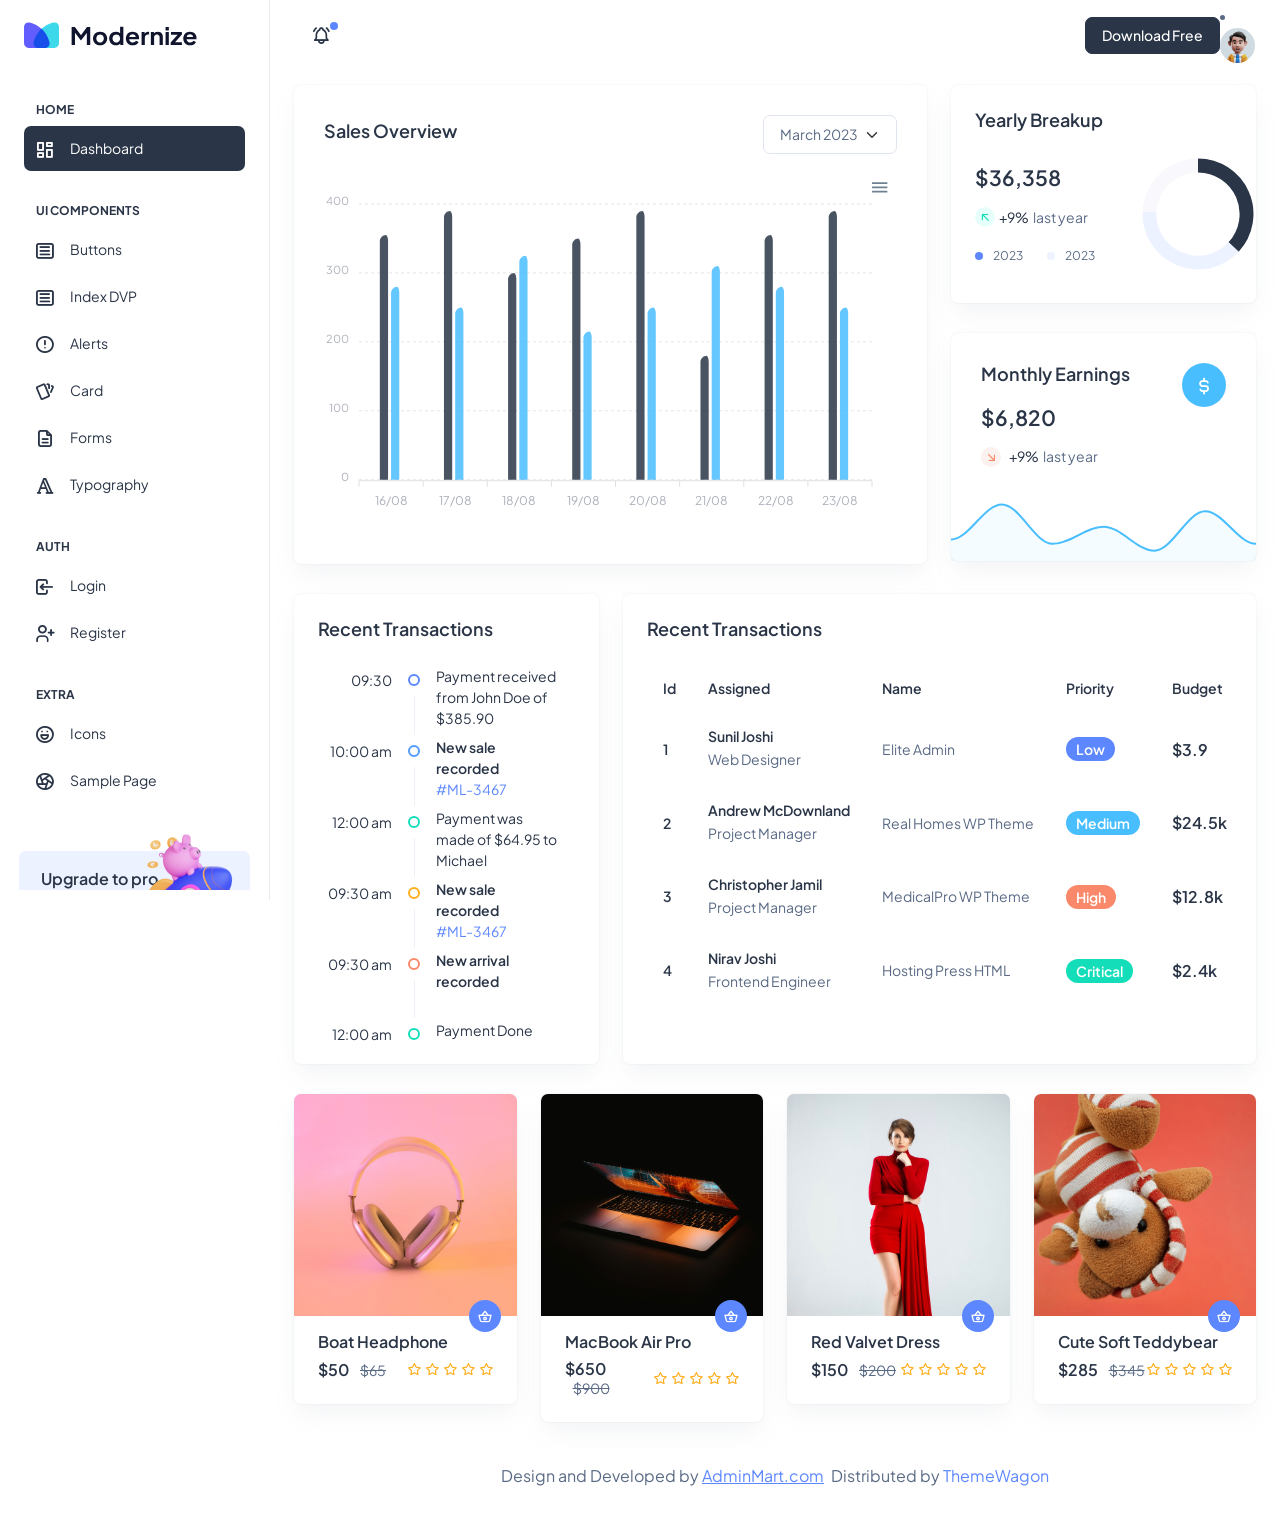
<file: DVP/Content/Modernize-1.0.0/src/html/index.html>
<!doctype html>
<html lang="en">

<head>
  <meta charset="utf-8">
  <meta name="viewport" content="width=device-width, initial-scale=1">
  <title>Modernize Free</title>
  <link rel="shortcut icon" type="image/png" href="../assets/images/logos/favicon.png" />
  <link rel="stylesheet" href="../assets/css/styles.min.css" />
</head>

<body>
  <!--  Body Wrapper -->
  <div class="page-wrapper" id="main-wrapper" data-layout="vertical" data-navbarbg="skin6" data-sidebartype="full"
    data-sidebar-position="fixed" data-header-position="fixed">
    <!-- Sidebar Start -->
    <aside class="left-sidebar">
      <!-- Sidebar scroll-->
      <div>
        <div class="brand-logo d-flex align-items-center justify-content-between">
          <a href="./index.html" class="text-nowrap logo-img">
            <img src="../assets/images/logos/dark-logo.svg" width="180" alt="" />
          </a>
          <div class="close-btn d-xl-none d-block sidebartoggler cursor-pointer" id="sidebarCollapse">
            <i class="ti ti-x fs-8"></i>
          </div>
        </div>
        <!-- Sidebar navigation-->
        <nav class="sidebar-nav scroll-sidebar" data-simplebar="">
          <ul id="sidebarnav">
            <li class="nav-small-cap">
              <i class="ti ti-dots nav-small-cap-icon fs-4"></i>
              <span class="hide-menu">Home</span>
            </li>
            <li class="sidebar-item">
              <a class="sidebar-link" href="./index.html" aria-expanded="false">
                <span>
                  <i class="ti ti-layout-dashboard"></i>
                </span>
                <span class="hide-menu">Dashboard</span>
              </a>
            </li>
            <li class="nav-small-cap">
              <i class="ti ti-dots nav-small-cap-icon fs-4"></i>
              <span class="hide-menu">UI COMPONENTS</span>
            </li>
            <li class="sidebar-item">
              <a class="sidebar-link" href="./ui-buttons.html" aria-expanded="false">
                <span>
                  <i class="ti ti-article"></i>
                </span>
                <span class="hide-menu">Buttons</span>
              </a>
            </li>
            <li class="sidebar-item">
              <a class="sidebar-link" href="./indexDVP.html" aria-expanded="false">
                <span>
                  <i class="ti ti-article"></i>
                </span>
                <span class="hide-menu">Index DVP</span>
              </a>
            </li>
            <li class="sidebar-item">
              <a class="sidebar-link" href="./ui-alerts.html" aria-expanded="false">
                <span>
                  <i class="ti ti-alert-circle"></i>
                </span>
                <span class="hide-menu">Alerts</span>
              </a>
            </li>
            <li class="sidebar-item">
              <a class="sidebar-link" href="./ui-card.html" aria-expanded="false">
                <span>
                  <i class="ti ti-cards"></i>
                </span>
                <span class="hide-menu">Card</span>
              </a>
            </li>
            <li class="sidebar-item">
              <a class="sidebar-link" href="./ui-forms.html" aria-expanded="false">
                <span>
                  <i class="ti ti-file-description"></i>
                </span>
                <span class="hide-menu">Forms</span>
              </a>
            </li>
            <li class="sidebar-item">
              <a class="sidebar-link" href="./ui-typography.html" aria-expanded="false">
                <span>
                  <i class="ti ti-typography"></i>
                </span>
                <span class="hide-menu">Typography</span>
              </a>
            </li>
            <li class="nav-small-cap">
              <i class="ti ti-dots nav-small-cap-icon fs-4"></i>
              <span class="hide-menu">AUTH</span>
            </li>
            <li class="sidebar-item">
              <a class="sidebar-link" href="./authentication-login.html" aria-expanded="false">
                <span>
                  <i class="ti ti-login"></i>
                </span>
                <span class="hide-menu">Login</span>
              </a>
            </li>
            <li class="sidebar-item">
              <a class="sidebar-link" href="./authentication-register.html" aria-expanded="false">
                <span>
                  <i class="ti ti-user-plus"></i>
                </span>
                <span class="hide-menu">Register</span>
              </a>
            </li>
            <li class="nav-small-cap">
              <i class="ti ti-dots nav-small-cap-icon fs-4"></i>
              <span class="hide-menu">EXTRA</span>
            </li>
            <li class="sidebar-item">
              <a class="sidebar-link" href="./icon-tabler.html" aria-expanded="false">
                <span>
                  <i class="ti ti-mood-happy"></i>
                </span>
                <span class="hide-menu">Icons</span>
              </a>
            </li>
            <li class="sidebar-item">
              <a class="sidebar-link" href="./sample-page.html" aria-expanded="false">
                <span>
                  <i class="ti ti-aperture"></i>
                </span>
                <span class="hide-menu">Sample Page</span>
              </a>
            </li>
          </ul>
          <div class="unlimited-access hide-menu bg-light-primary position-relative mb-7 mt-5 rounded">
            <div class="d-flex">
              <div class="unlimited-access-title me-3">
                <h6 class="fw-semibold fs-4 mb-6 text-dark w-85">Upgrade to pro</h6>
                <a href="https://adminmart.com/product/modernize-bootstrap-5-admin-template/" target="_blank" class="btn btn-primary fs-2 fw-semibold lh-sm">Buy Pro</a>
              </div>
              <div class="unlimited-access-img">
                <img src="../assets/images/backgrounds/rocket.png" alt="" class="img-fluid">
              </div>
            </div>
          </div>
        </nav>
        <!-- End Sidebar navigation -->
      </div>
      <!-- End Sidebar scroll-->
    </aside>
    <!--  Sidebar End -->
    <!--  Main wrapper -->
    <div class="body-wrapper">
      <!--  Header Start -->
      <header class="app-header">
        <nav class="navbar navbar-expand-lg navbar-light">
          <ul class="navbar-nav">
            <li class="nav-item d-block d-xl-none">
              <a class="nav-link sidebartoggler nav-icon-hover" id="headerCollapse" href="javascript:void(0)">
                <i class="ti ti-menu-2"></i>
              </a>
            </li>
            <li class="nav-item">
              <a class="nav-link nav-icon-hover" href="javascript:void(0)">
                <i class="ti ti-bell-ringing"></i>
                <div class="notification bg-primary rounded-circle"></div>
              </a>
            </li>
          </ul>
          <div class="navbar-collapse justify-content-end px-0" id="navbarNav">
              <a href="https://adminmart.com/product/modernize-free-bootstrap-admin-dashboard/" target="_blank" class="btn btn-primary">Download Free</a>
              <li class="nav-item dropdown">
                <a class="nav-link nav-icon-hover" href="javascript:void(0)" id="drop2" data-bs-toggle="dropdown"
                  aria-expanded="false">
                  <img src="../assets/images/profile/user-1.jpg" alt="" width="35" height="35" class="rounded-circle">
                </a>
                <div class="dropdown-menu dropdown-menu-end dropdown-menu-animate-up" aria-labelledby="drop2">
                  <div class="message-body">
                    <a href="javascript:void(0)" class="d-flex align-items-center gap-2 dropdown-item">
                      <i class="ti ti-user fs-6"></i>
                      <p class="mb-0 fs-3">My Profile</p>
                    </a>
                    <a href="javascript:void(0)" class="d-flex align-items-center gap-2 dropdown-item">
                      <i class="ti ti-mail fs-6"></i>
                      <p class="mb-0 fs-3">My Account</p>
                    </a>
                    <a href="javascript:void(0)" class="d-flex align-items-center gap-2 dropdown-item">
                      <i class="ti ti-list-check fs-6"></i>
                      <p class="mb-0 fs-3">My Task</p>
                    </a>
                    <a href="./authentication-login.html" class="btn btn-outline-primary mx-3 mt-2 d-block">Logout</a>
                  </div>
                </div>
              </li>
          </div>
        </nav>
      </header>
      <!--  Header End -->
      <div class="container-fluid">
        <!--  Row 1 -->
        <div class="row">
          <div class="col-lg-8 d-flex align-items-strech">
            <div class="card w-100">
              <div class="card-body">
                <div class="d-sm-flex d-block align-items-center justify-content-between mb-9">
                  <div class="mb-3 mb-sm-0">
                    <h5 class="card-title fw-semibold">Sales Overview</h5>
                  </div>
                  <div>
                    <select class="form-select">
                      <option value="1">March 2023</option>
                      <option value="2">April 2023</option>
                      <option value="3">May 2023</option>
                      <option value="4">June 2023</option>
                    </select>
                  </div>
                </div>
                <div id="chart"></div>
              </div>
            </div>
          </div>
          <div class="col-lg-4">
            <div class="row">
              <div class="col-lg-12">
                <!-- Yearly Breakup -->
                <div class="card overflow-hidden">
                  <div class="card-body p-4">
                    <h5 class="card-title mb-9 fw-semibold">Yearly Breakup</h5>
                    <div class="row align-items-center">
                      <div class="col-8">
                        <h4 class="fw-semibold mb-3">$36,358</h4>
                        <div class="d-flex align-items-center mb-3">
                          <span
                            class="me-1 rounded-circle bg-light-success round-20 d-flex align-items-center justify-content-center">
                            <i class="ti ti-arrow-up-left text-success"></i>
                          </span>
                          <p class="text-dark me-1 fs-3 mb-0">+9%</p>
                          <p class="fs-3 mb-0">last year</p>
                        </div>
                        <div class="d-flex align-items-center">
                          <div class="me-4">
                            <span class="round-8 bg-primary rounded-circle me-2 d-inline-block"></span>
                            <span class="fs-2">2023</span>
                          </div>
                          <div>
                            <span class="round-8 bg-light-primary rounded-circle me-2 d-inline-block"></span>
                            <span class="fs-2">2023</span>
                          </div>
                        </div>
                      </div>
                      <div class="col-4">
                        <div class="d-flex justify-content-center">
                          <div id="breakup"></div>
                        </div>
                      </div>
                    </div>
                  </div>
                </div>
              </div>
              <div class="col-lg-12">
                <!-- Monthly Earnings -->
                <div class="card">
                  <div class="card-body">
                    <div class="row alig n-items-start">
                      <div class="col-8">
                        <h5 class="card-title mb-9 fw-semibold"> Monthly Earnings </h5>
                        <h4 class="fw-semibold mb-3">$6,820</h4>
                        <div class="d-flex align-items-center pb-1">
                          <span
                            class="me-2 rounded-circle bg-light-danger round-20 d-flex align-items-center justify-content-center">
                            <i class="ti ti-arrow-down-right text-danger"></i>
                          </span>
                          <p class="text-dark me-1 fs-3 mb-0">+9%</p>
                          <p class="fs-3 mb-0">last year</p>
                        </div>
                      </div>
                      <div class="col-4">
                        <div class="d-flex justify-content-end">
                          <div
                            class="text-white bg-secondary rounded-circle p-6 d-flex align-items-center justify-content-center">
                            <i class="ti ti-currency-dollar fs-6"></i>
                          </div>
                        </div>
                      </div>
                    </div>
                  </div>
                  <div id="earning"></div>
                </div>
              </div>
            </div>
          </div>
        </div>
        <div class="row">
          <div class="col-lg-4 d-flex align-items-stretch">
            <div class="card w-100">
              <div class="card-body p-4">
                <div class="mb-4">
                  <h5 class="card-title fw-semibold">Recent Transactions</h5>
                </div>
                <ul class="timeline-widget mb-0 position-relative mb-n5">
                  <li class="timeline-item d-flex position-relative overflow-hidden">
                    <div class="timeline-time text-dark flex-shrink-0 text-end">09:30</div>
                    <div class="timeline-badge-wrap d-flex flex-column align-items-center">
                      <span class="timeline-badge border-2 border border-primary flex-shrink-0 my-8"></span>
                      <span class="timeline-badge-border d-block flex-shrink-0"></span>
                    </div>
                    <div class="timeline-desc fs-3 text-dark mt-n1">Payment received from John Doe of $385.90</div>
                  </li>
                  <li class="timeline-item d-flex position-relative overflow-hidden">
                    <div class="timeline-time text-dark flex-shrink-0 text-end">10:00 am</div>
                    <div class="timeline-badge-wrap d-flex flex-column align-items-center">
                      <span class="timeline-badge border-2 border border-info flex-shrink-0 my-8"></span>
                      <span class="timeline-badge-border d-block flex-shrink-0"></span>
                    </div>
                    <div class="timeline-desc fs-3 text-dark mt-n1 fw-semibold">New sale recorded <a
                        href="javascript:void(0)" class="text-primary d-block fw-normal">#ML-3467</a>
                    </div>
                  </li>
                  <li class="timeline-item d-flex position-relative overflow-hidden">
                    <div class="timeline-time text-dark flex-shrink-0 text-end">12:00 am</div>
                    <div class="timeline-badge-wrap d-flex flex-column align-items-center">
                      <span class="timeline-badge border-2 border border-success flex-shrink-0 my-8"></span>
                      <span class="timeline-badge-border d-block flex-shrink-0"></span>
                    </div>
                    <div class="timeline-desc fs-3 text-dark mt-n1">Payment was made of $64.95 to Michael</div>
                  </li>
                  <li class="timeline-item d-flex position-relative overflow-hidden">
                    <div class="timeline-time text-dark flex-shrink-0 text-end">09:30 am</div>
                    <div class="timeline-badge-wrap d-flex flex-column align-items-center">
                      <span class="timeline-badge border-2 border border-warning flex-shrink-0 my-8"></span>
                      <span class="timeline-badge-border d-block flex-shrink-0"></span>
                    </div>
                    <div class="timeline-desc fs-3 text-dark mt-n1 fw-semibold">New sale recorded <a
                        href="javascript:void(0)" class="text-primary d-block fw-normal">#ML-3467</a>
                    </div>
                  </li>
                  <li class="timeline-item d-flex position-relative overflow-hidden">
                    <div class="timeline-time text-dark flex-shrink-0 text-end">09:30 am</div>
                    <div class="timeline-badge-wrap d-flex flex-column align-items-center">
                      <span class="timeline-badge border-2 border border-danger flex-shrink-0 my-8"></span>
                      <span class="timeline-badge-border d-block flex-shrink-0"></span>
                    </div>
                    <div class="timeline-desc fs-3 text-dark mt-n1 fw-semibold">New arrival recorded 
                    </div>
                  </li>
                  <li class="timeline-item d-flex position-relative overflow-hidden">
                    <div class="timeline-time text-dark flex-shrink-0 text-end">12:00 am</div>
                    <div class="timeline-badge-wrap d-flex flex-column align-items-center">
                      <span class="timeline-badge border-2 border border-success flex-shrink-0 my-8"></span>
                    </div>
                    <div class="timeline-desc fs-3 text-dark mt-n1">Payment Done</div>
                  </li>
                </ul>
              </div>
            </div>
          </div>
          <div class="col-lg-8 d-flex align-items-stretch">
            <div class="card w-100">
              <div class="card-body p-4">
                <h5 class="card-title fw-semibold mb-4">Recent Transactions</h5>
                <div class="table-responsive">
                  <table class="table text-nowrap mb-0 align-middle">
                    <thead class="text-dark fs-4">
                      <tr>
                        <th class="border-bottom-0">
                          <h6 class="fw-semibold mb-0">Id</h6>
                        </th>
                        <th class="border-bottom-0">
                          <h6 class="fw-semibold mb-0">Assigned</h6>
                        </th>
                        <th class="border-bottom-0">
                          <h6 class="fw-semibold mb-0">Name</h6>
                        </th>
                        <th class="border-bottom-0">
                          <h6 class="fw-semibold mb-0">Priority</h6>
                        </th>
                        <th class="border-bottom-0">
                          <h6 class="fw-semibold mb-0">Budget</h6>
                        </th>
                      </tr>
                    </thead>
                    <tbody>
                      <tr>
                        <td class="border-bottom-0"><h6 class="fw-semibold mb-0">1</h6></td>
                        <td class="border-bottom-0">
                            <h6 class="fw-semibold mb-1">Sunil Joshi</h6>
                            <span class="fw-normal">Web Designer</span>                          
                        </td>
                        <td class="border-bottom-0">
                          <p class="mb-0 fw-normal">Elite Admin</p>
                        </td>
                        <td class="border-bottom-0">
                          <div class="d-flex align-items-center gap-2">
                            <span class="badge bg-primary rounded-3 fw-semibold">Low</span>
                          </div>
                        </td>
                        <td class="border-bottom-0">
                          <h6 class="fw-semibold mb-0 fs-4">$3.9</h6>
                        </td>
                      </tr> 
                      <tr>
                        <td class="border-bottom-0"><h6 class="fw-semibold mb-0">2</h6></td>
                        <td class="border-bottom-0">
                            <h6 class="fw-semibold mb-1">Andrew McDownland</h6>
                            <span class="fw-normal">Project Manager</span>                          
                        </td>
                        <td class="border-bottom-0">
                          <p class="mb-0 fw-normal">Real Homes WP Theme</p>
                        </td>
                        <td class="border-bottom-0">
                          <div class="d-flex align-items-center gap-2">
                            <span class="badge bg-secondary rounded-3 fw-semibold">Medium</span>
                          </div>
                        </td>
                        <td class="border-bottom-0">
                          <h6 class="fw-semibold mb-0 fs-4">$24.5k</h6>
                        </td>
                      </tr> 
                      <tr>
                        <td class="border-bottom-0"><h6 class="fw-semibold mb-0">3</h6></td>
                        <td class="border-bottom-0">
                            <h6 class="fw-semibold mb-1">Christopher Jamil</h6>
                            <span class="fw-normal">Project Manager</span>                          
                        </td>
                        <td class="border-bottom-0">
                          <p class="mb-0 fw-normal">MedicalPro WP Theme</p>
                        </td>
                        <td class="border-bottom-0">
                          <div class="d-flex align-items-center gap-2">
                            <span class="badge bg-danger rounded-3 fw-semibold">High</span>
                          </div>
                        </td>
                        <td class="border-bottom-0">
                          <h6 class="fw-semibold mb-0 fs-4">$12.8k</h6>
                        </td>
                      </tr>      
                      <tr>
                        <td class="border-bottom-0"><h6 class="fw-semibold mb-0">4</h6></td>
                        <td class="border-bottom-0">
                            <h6 class="fw-semibold mb-1">Nirav Joshi</h6>
                            <span class="fw-normal">Frontend Engineer</span>                          
                        </td>
                        <td class="border-bottom-0">
                          <p class="mb-0 fw-normal">Hosting Press HTML</p>
                        </td>
                        <td class="border-bottom-0">
                          <div class="d-flex align-items-center gap-2">
                            <span class="badge bg-success rounded-3 fw-semibold">Critical</span>
                          </div>
                        </td>
                        <td class="border-bottom-0">
                          <h6 class="fw-semibold mb-0 fs-4">$2.4k</h6>
                        </td>
                      </tr>                       
                    </tbody>
                  </table>
                </div>
              </div>
            </div>
          </div>
        </div>
        <div class="row">
          <div class="col-sm-6 col-xl-3">
            <div class="card overflow-hidden rounded-2">
              <div class="position-relative">
                <a href="javascript:void(0)"><img src="../assets/images/products/s4.jpg" class="card-img-top rounded-0" alt="..."></a>
                <a href="javascript:void(0)" class="bg-primary rounded-circle p-2 text-white d-inline-flex position-absolute bottom-0 end-0 mb-n3 me-3" data-bs-toggle="tooltip" data-bs-placement="top" data-bs-title="Add To Cart"><i class="ti ti-basket fs-4"></i></a>                      </div>
              <div class="card-body pt-3 p-4">
                <h6 class="fw-semibold fs-4">Boat Headphone</h6>
                <div class="d-flex align-items-center justify-content-between">
                  <h6 class="fw-semibold fs-4 mb-0">$50 <span class="ms-2 fw-normal text-muted fs-3"><del>$65</del></span></h6>
                  <ul class="list-unstyled d-flex align-items-center mb-0">
                    <li><a class="me-1" href="javascript:void(0)"><i class="ti ti-star text-warning"></i></a></li>
                    <li><a class="me-1" href="javascript:void(0)"><i class="ti ti-star text-warning"></i></a></li>
                    <li><a class="me-1" href="javascript:void(0)"><i class="ti ti-star text-warning"></i></a></li>
                    <li><a class="me-1" href="javascript:void(0)"><i class="ti ti-star text-warning"></i></a></li>
                    <li><a class="" href="javascript:void(0)"><i class="ti ti-star text-warning"></i></a></li>
                  </ul>
                </div>
              </div>
            </div>
          </div>
          <div class="col-sm-6 col-xl-3">
            <div class="card overflow-hidden rounded-2">
              <div class="position-relative">
                <a href="javascript:void(0)"><img src="../assets/images/products/s5.jpg" class="card-img-top rounded-0" alt="..."></a>
                <a href="javascript:void(0)" class="bg-primary rounded-circle p-2 text-white d-inline-flex position-absolute bottom-0 end-0 mb-n3 me-3" data-bs-toggle="tooltip" data-bs-placement="top" data-bs-title="Add To Cart"><i class="ti ti-basket fs-4"></i></a>                      </div>
              <div class="card-body pt-3 p-4">
                <h6 class="fw-semibold fs-4">MacBook Air Pro</h6>
                <div class="d-flex align-items-center justify-content-between">
                  <h6 class="fw-semibold fs-4 mb-0">$650 <span class="ms-2 fw-normal text-muted fs-3"><del>$900</del></span></h6>
                  <ul class="list-unstyled d-flex align-items-center mb-0">
                    <li><a class="me-1" href="javascript:void(0)"><i class="ti ti-star text-warning"></i></a></li>
                    <li><a class="me-1" href="javascript:void(0)"><i class="ti ti-star text-warning"></i></a></li>
                    <li><a class="me-1" href="javascript:void(0)"><i class="ti ti-star text-warning"></i></a></li>
                    <li><a class="me-1" href="javascript:void(0)"><i class="ti ti-star text-warning"></i></a></li>
                    <li><a class="" href="javascript:void(0)"><i class="ti ti-star text-warning"></i></a></li>
                  </ul>
                </div>
              </div>
            </div>
          </div>
          <div class="col-sm-6 col-xl-3">
            <div class="card overflow-hidden rounded-2">
              <div class="position-relative">
                <a href="javascript:void(0)"><img src="../assets/images/products/s7.jpg" class="card-img-top rounded-0" alt="..."></a>
                <a href="javascript:void(0)" class="bg-primary rounded-circle p-2 text-white d-inline-flex position-absolute bottom-0 end-0 mb-n3 me-3" data-bs-toggle="tooltip" data-bs-placement="top" data-bs-title="Add To Cart"><i class="ti ti-basket fs-4"></i></a>                      </div>
              <div class="card-body pt-3 p-4">
                <h6 class="fw-semibold fs-4">Red Valvet Dress</h6>
                <div class="d-flex align-items-center justify-content-between">
                  <h6 class="fw-semibold fs-4 mb-0">$150 <span class="ms-2 fw-normal text-muted fs-3"><del>$200</del></span></h6>
                  <ul class="list-unstyled d-flex align-items-center mb-0">
                    <li><a class="me-1" href="javascript:void(0)"><i class="ti ti-star text-warning"></i></a></li>
                    <li><a class="me-1" href="javascript:void(0)"><i class="ti ti-star text-warning"></i></a></li>
                    <li><a class="me-1" href="javascript:void(0)"><i class="ti ti-star text-warning"></i></a></li>
                    <li><a class="me-1" href="javascript:void(0)"><i class="ti ti-star text-warning"></i></a></li>
                    <li><a class="" href="javascript:void(0)"><i class="ti ti-star text-warning"></i></a></li>
                  </ul>
                </div>
              </div>
            </div>
          </div>
          <div class="col-sm-6 col-xl-3">
            <div class="card overflow-hidden rounded-2">
              <div class="position-relative">
                <a href="javascript:void(0)"><img src="../assets/images/products/s11.jpg" class="card-img-top rounded-0" alt="..."></a>
                <a href="javascript:void(0)" class="bg-primary rounded-circle p-2 text-white d-inline-flex position-absolute bottom-0 end-0 mb-n3 me-3" data-bs-toggle="tooltip" data-bs-placement="top" data-bs-title="Add To Cart"><i class="ti ti-basket fs-4"></i></a>                      </div>
              <div class="card-body pt-3 p-4">
                <h6 class="fw-semibold fs-4">Cute Soft Teddybear</h6>
                <div class="d-flex align-items-center justify-content-between">
                  <h6 class="fw-semibold fs-4 mb-0">$285 <span class="ms-2 fw-normal text-muted fs-3"><del>$345</del></span></h6>
                  <ul class="list-unstyled d-flex align-items-center mb-0">
                    <li><a class="me-1" href="javascript:void(0)"><i class="ti ti-star text-warning"></i></a></li>
                    <li><a class="me-1" href="javascript:void(0)"><i class="ti ti-star text-warning"></i></a></li>
                    <li><a class="me-1" href="javascript:void(0)"><i class="ti ti-star text-warning"></i></a></li>
                    <li><a class="me-1" href="javascript:void(0)"><i class="ti ti-star text-warning"></i></a></li>
                    <li><a class="" href="javascript:void(0)"><i class="ti ti-star text-warning"></i></a></li>
                  </ul>
                </div>
              </div>
            </div>
          </div>
        </div>
        <div class="py-6 px-6 text-center">
          <p class="mb-0 fs-4">Design and Developed by <a href="https://adminmart.com/" target="_blank" class="pe-1 text-primary text-decoration-underline">AdminMart.com</a> Distributed by <a href="https://themewagon.com">ThemeWagon</a></p>
        </div>
      </div>
    </div>
  </div>
  <script src="../assets/libs/jquery/dist/jquery.min.js"></script>
  <script src="../assets/libs/bootstrap/dist/js/bootstrap.bundle.min.js"></script>
  <script src="../assets/js/sidebarmenu.js"></script>
  <script src="../assets/js/app.min.js"></script>
  <script src="../assets/libs/apexcharts/dist/apexcharts.min.js"></script>
  <script src="../assets/libs/simplebar/dist/simplebar.js"></script>
  <script src="../assets/js/dashboard.js"></script>
</body>

</html>
</file>
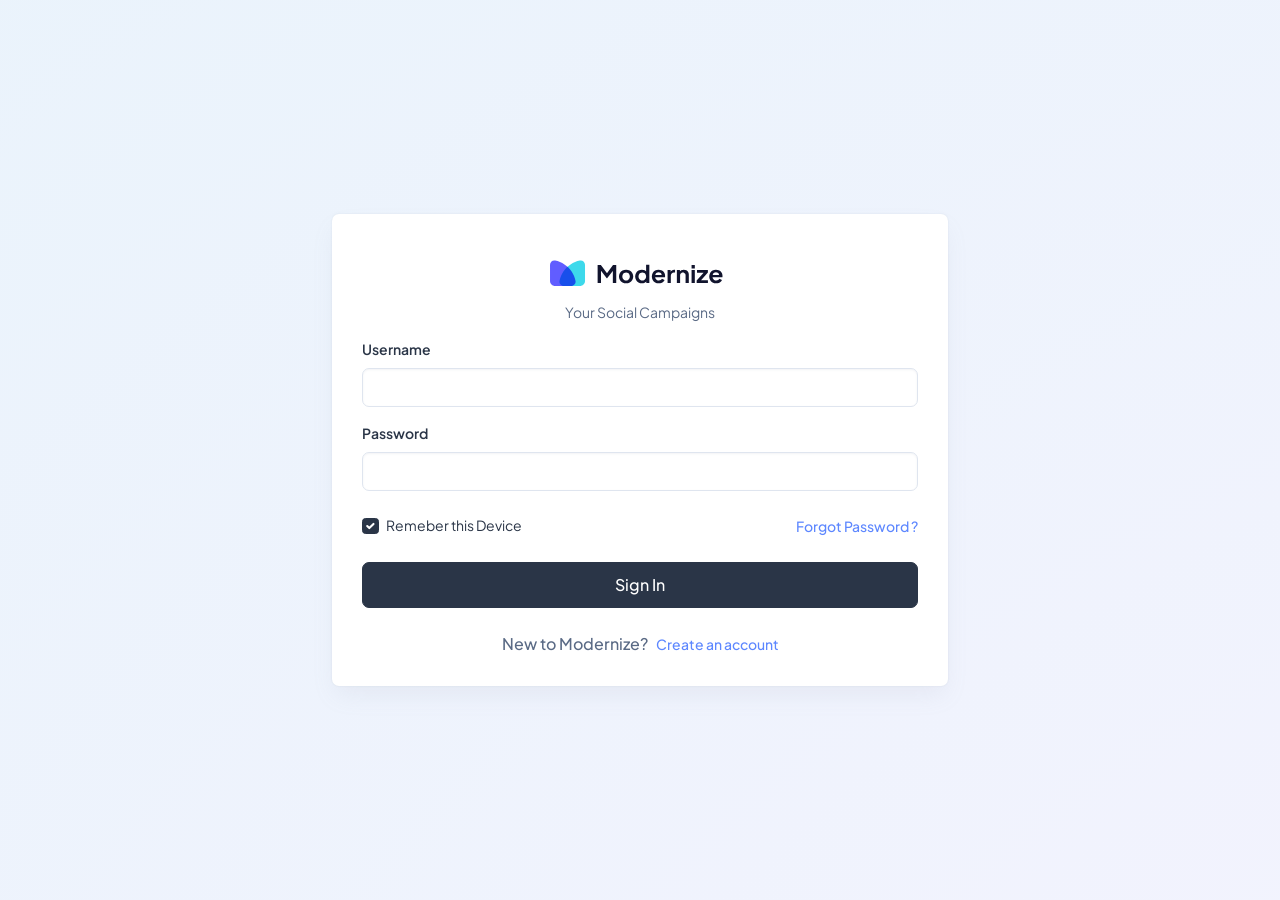
<file: DVP/Content/Modernize-1.0.0/src/html/authentication-login.html>
<!doctype html>
<html lang="en">

<head>
  <meta charset="utf-8">
  <meta name="viewport" content="width=device-width, initial-scale=1">
  <title>Modernize Free</title>
  <link rel="shortcut icon" type="image/png" href="../assets/images/logos/favicon.png" />
  <link rel="stylesheet" href="../assets/css/styles.min.css" />
</head>

<body>
  <!--  Body Wrapper -->
  <div class="page-wrapper" id="main-wrapper" data-layout="vertical" data-navbarbg="skin6" data-sidebartype="full"
    data-sidebar-position="fixed" data-header-position="fixed">
    <div
      class="position-relative overflow-hidden radial-gradient min-vh-100 d-flex align-items-center justify-content-center">
      <div class="d-flex align-items-center justify-content-center w-100">
        <div class="row justify-content-center w-100">
          <div class="col-md-8 col-lg-6 col-xxl-3">
            <div class="card mb-0">
              <div class="card-body">
                <a href="./index.html" class="text-nowrap logo-img text-center d-block py-3 w-100">
                  <img src="../assets/images/logos/dark-logo.svg" width="180" alt="">
                </a>
                <p class="text-center">Your Social Campaigns</p>
                <form>
                  <div class="mb-3">
                    <label for="exampleInputEmail1" class="form-label">Username</label>
                    <input type="email" class="form-control" id="exampleInputEmail1" aria-describedby="emailHelp">
                  </div>
                  <div class="mb-4">
                    <label for="exampleInputPassword1" class="form-label">Password</label>
                    <input type="password" class="form-control" id="exampleInputPassword1">
                  </div>
                  <div class="d-flex align-items-center justify-content-between mb-4">
                    <div class="form-check">
                      <input class="form-check-input primary" type="checkbox" value="" id="flexCheckChecked" checked>
                      <label class="form-check-label text-dark" for="flexCheckChecked">
                        Remeber this Device
                      </label>
                    </div>
                    <a class="text-primary fw-bold" href="./index.html">Forgot Password ?</a>
                  </div>
                  <a href="./index.html" class="btn btn-primary w-100 py-8 fs-4 mb-4 rounded-2">Sign In</a>
                  <div class="d-flex align-items-center justify-content-center">
                    <p class="fs-4 mb-0 fw-bold">New to Modernize?</p>
                    <a class="text-primary fw-bold ms-2" href="./authentication-register.html">Create an account</a>
                  </div>
                </form>
              </div>
            </div>
          </div>
        </div>
      </div>
    </div>
  </div>
  <script src="../assets/libs/jquery/dist/jquery.min.js"></script>
  <script src="../assets/libs/bootstrap/dist/js/bootstrap.bundle.min.js"></script>
</body>

</html>
</file>
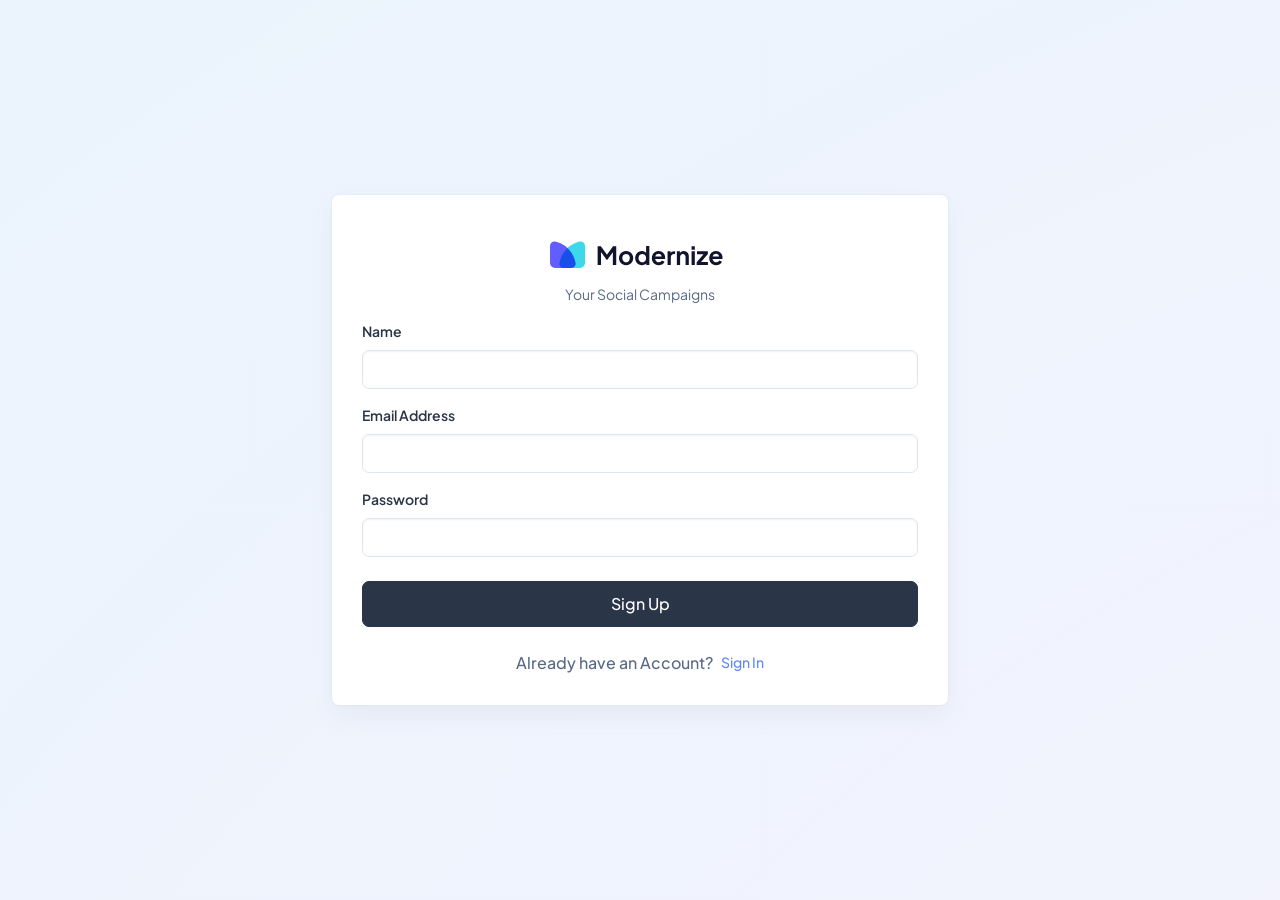
<file: DVP/Content/Modernize-1.0.0/src/html/authentication-register.html>
<!doctype html>
<html lang="en">

<head>
  <meta charset="utf-8">
  <meta name="viewport" content="width=device-width, initial-scale=1">
  <title>Modernize Free</title>
  <link rel="shortcut icon" type="image/png" href="../assets/images/logos/favicon.png" />
  <link rel="stylesheet" href="../assets/css/styles.min.css" />
</head>

<body>
  <!--  Body Wrapper -->
  <div class="page-wrapper" id="main-wrapper" data-layout="vertical" data-navbarbg="skin6" data-sidebartype="full"
    data-sidebar-position="fixed" data-header-position="fixed">
    <div
      class="position-relative overflow-hidden radial-gradient min-vh-100 d-flex align-items-center justify-content-center">
      <div class="d-flex align-items-center justify-content-center w-100">
        <div class="row justify-content-center w-100">
          <div class="col-md-8 col-lg-6 col-xxl-3">
            <div class="card mb-0">
              <div class="card-body">
                <a href="./index.html" class="text-nowrap logo-img text-center d-block py-3 w-100">
                  <img src="../assets/images/logos/dark-logo.svg" width="180" alt="">
                </a>
                <p class="text-center">Your Social Campaigns</p>
                <form>
                  <div class="mb-3">
                    <label for="exampleInputtext1" class="form-label">Name</label>
                    <input type="text" class="form-control" id="exampleInputtext1" aria-describedby="textHelp">
                  </div>
                  <div class="mb-3">
                    <label for="exampleInputEmail1" class="form-label">Email Address</label>
                    <input type="email" class="form-control" id="exampleInputEmail1" aria-describedby="emailHelp">
                  </div>
                  <div class="mb-4">
                    <label for="exampleInputPassword1" class="form-label">Password</label>
                    <input type="password" class="form-control" id="exampleInputPassword1">
                  </div>
                  <a href="./index.html" class="btn btn-primary w-100 py-8 fs-4 mb-4 rounded-2">Sign Up</a>
                  <div class="d-flex align-items-center justify-content-center">
                    <p class="fs-4 mb-0 fw-bold">Already have an Account?</p>
                    <a class="text-primary fw-bold ms-2" href="./authentication-login.html">Sign In</a>
                  </div>
                </form>
              </div>
            </div>
          </div>
        </div>
      </div>
    </div>
  </div>
  <script src="../assets/libs/jquery/dist/jquery.min.js"></script>
  <script src="../assets/libs/bootstrap/dist/js/bootstrap.bundle.min.js"></script>
</body>

</html>
</file>
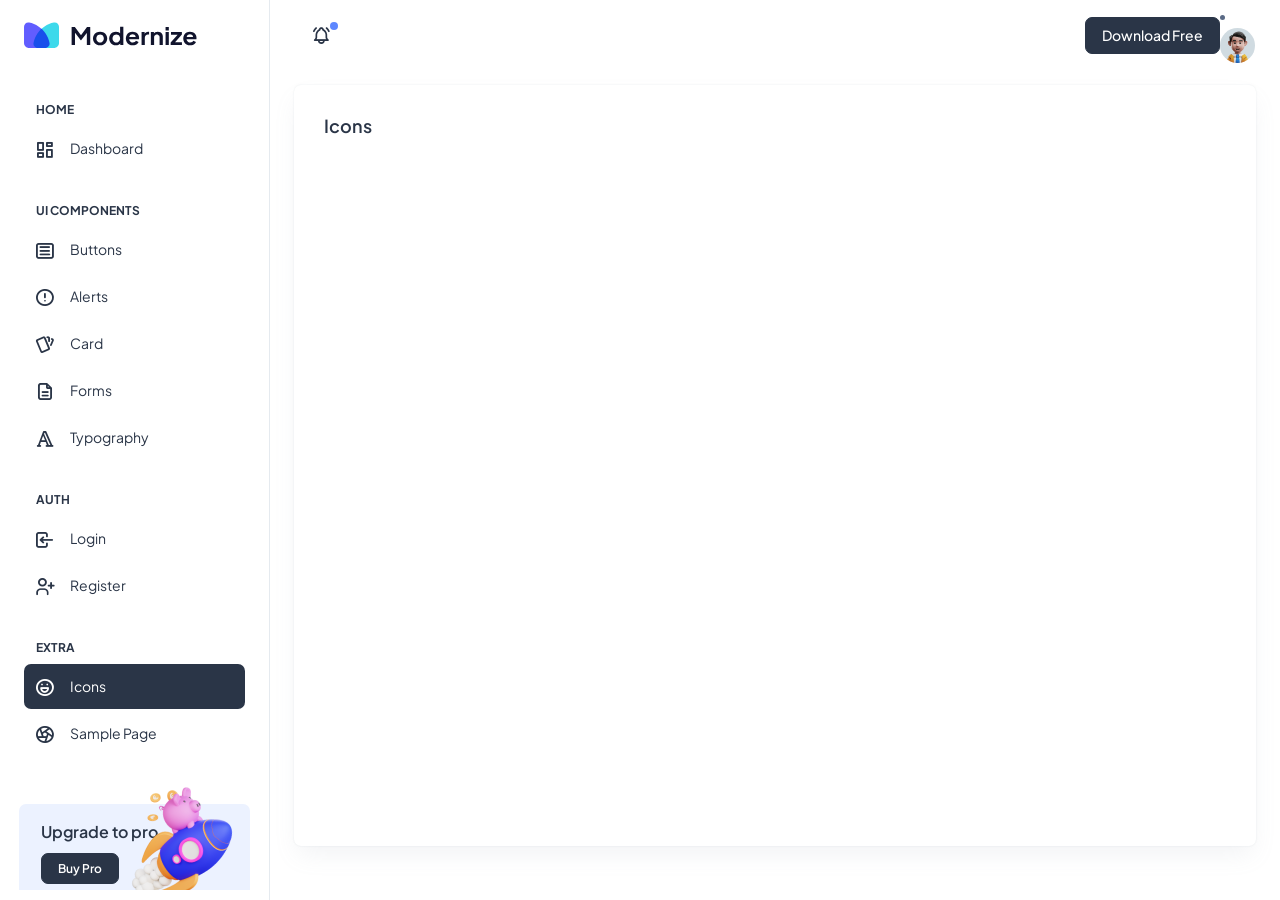
<file: DVP/Content/Modernize-1.0.0/src/html/icon-tabler.html>
<!doctype html>
<html lang="en">

<head>
  <meta charset="utf-8">
  <meta name="viewport" content="width=device-width, initial-scale=1">
  <title>Modernize Free</title>
  <link rel="shortcut icon" type="image/png" href="../assets/images/logos/favicon.png" />
  <link rel="stylesheet" href="../assets/css/styles.min.css" />
</head>

<body>
  <!--  Body Wrapper -->
  <div class="page-wrapper" id="main-wrapper" data-layout="vertical" data-navbarbg="skin6" data-sidebartype="full"
    data-sidebar-position="fixed" data-header-position="fixed">
    <!-- Sidebar Start -->
    <aside class="left-sidebar">
      <!-- Sidebar scroll-->
      <div>
        <div class="brand-logo d-flex align-items-center justify-content-between">
          <a href="./index.html" class="text-nowrap logo-img">
            <img src="../assets/images/logos/dark-logo.svg" width="180" alt="" />
          </a>
          <div class="close-btn d-xl-none d-block sidebartoggler cursor-pointer" id="sidebarCollapse">
            <i class="ti ti-x fs-8"></i>
          </div>
        </div>
        <!-- Sidebar navigation-->
        <nav class="sidebar-nav scroll-sidebar" data-simplebar="">
          <ul id="sidebarnav">
            <li class="nav-small-cap">
              <i class="ti ti-dots nav-small-cap-icon fs-4"></i>
              <span class="hide-menu">Home</span>
            </li>
            <li class="sidebar-item">
              <a class="sidebar-link" href="./index.html" aria-expanded="false">
                <span>
                  <i class="ti ti-layout-dashboard"></i>
                </span>
                <span class="hide-menu">Dashboard</span>
              </a>
            </li>
            <li class="nav-small-cap">
              <i class="ti ti-dots nav-small-cap-icon fs-4"></i>
              <span class="hide-menu">UI COMPONENTS</span>
            </li>
            <li class="sidebar-item">
              <a class="sidebar-link" href="./ui-buttons.html" aria-expanded="false">
                <span>
                  <i class="ti ti-article"></i>
                </span>
                <span class="hide-menu">Buttons</span>
              </a>
            </li>
            <li class="sidebar-item">
              <a class="sidebar-link" href="./ui-alerts.html" aria-expanded="false">
                <span>
                  <i class="ti ti-alert-circle"></i>
                </span>
                <span class="hide-menu">Alerts</span>
              </a>
            </li>
            <li class="sidebar-item">
              <a class="sidebar-link" href="./ui-card.html" aria-expanded="false">
                <span>
                  <i class="ti ti-cards"></i>
                </span>
                <span class="hide-menu">Card</span>
              </a>
            </li>
            <li class="sidebar-item">
              <a class="sidebar-link" href="./ui-forms.html" aria-expanded="false">
                <span>
                  <i class="ti ti-file-description"></i>
                </span>
                <span class="hide-menu">Forms</span>
              </a>
            </li>
            <li class="sidebar-item">
              <a class="sidebar-link" href="./ui-typography.html" aria-expanded="false">
                <span>
                  <i class="ti ti-typography"></i>
                </span>
                <span class="hide-menu">Typography</span>
              </a>
            </li>
            <li class="nav-small-cap">
              <i class="ti ti-dots nav-small-cap-icon fs-4"></i>
              <span class="hide-menu">AUTH</span>
            </li>
            <li class="sidebar-item">
              <a class="sidebar-link" href="./authentication-login.html" aria-expanded="false">
                <span>
                  <i class="ti ti-login"></i>
                </span>
                <span class="hide-menu">Login</span>
              </a>
            </li>
            <li class="sidebar-item">
              <a class="sidebar-link" href="./authentication-register.html" aria-expanded="false">
                <span>
                  <i class="ti ti-user-plus"></i>
                </span>
                <span class="hide-menu">Register</span>
              </a>
            </li>
            <li class="nav-small-cap">
              <i class="ti ti-dots nav-small-cap-icon fs-4"></i>
              <span class="hide-menu">EXTRA</span>
            </li>
            <li class="sidebar-item">
              <a class="sidebar-link" href="./icon-tabler.html" aria-expanded="false">
                <span>
                  <i class="ti ti-mood-happy"></i>
                </span>
                <span class="hide-menu">Icons</span>
              </a>
            </li>
            <li class="sidebar-item">
              <a class="sidebar-link" href="./sample-page.html" aria-expanded="false">
                <span>
                  <i class="ti ti-aperture"></i>
                </span>
                <span class="hide-menu">Sample Page</span>
              </a>
            </li>
          </ul>
          <div class="unlimited-access hide-menu bg-light-primary position-relative mb-7 mt-5 rounded">
            <div class="d-flex">
              <div class="unlimited-access-title me-3">
                <h6 class="fw-semibold fs-4 mb-6 text-dark w-85">Upgrade to pro</h6>
                <a href="https://adminmart.com/product/modernize-bootstrap-5-admin-template/" target="_blank" class="btn btn-primary fs-2 fw-semibold lh-sm">Buy Pro</a>
              </div>
              <div class="unlimited-access-img">
                <img src="../assets/images/backgrounds/rocket.png" alt="" class="img-fluid">
              </div>
            </div>
          </div>
        </nav>
        <!-- End Sidebar navigation -->
      </div>
      <!-- End Sidebar scroll-->
    </aside>
    <!--  Sidebar End -->
    <!--  Main wrapper -->
    <div class="body-wrapper">
      <!--  Header Start -->
      <header class="app-header">
        <nav class="navbar navbar-expand-lg navbar-light">
          <ul class="navbar-nav">
            <li class="nav-item d-block d-xl-none">
              <a class="nav-link sidebartoggler nav-icon-hover" id="headerCollapse" href="javascript:void(0)">
                <i class="ti ti-menu-2"></i>
              </a>
            </li>
            <li class="nav-item">
              <a class="nav-link nav-icon-hover" href="javascript:void(0)">
                <i class="ti ti-bell-ringing"></i>
                <div class="notification bg-primary rounded-circle"></div>
              </a>
            </li>
          </ul>
          <div class="navbar-collapse justify-content-end px-0" id="navbarNav">
              <a href="https://adminmart.com/product/modernize-free-bootstrap-admin-dashboard/" target="_blank" class="btn btn-primary">Download Free</a>
              <li class="nav-item dropdown">
                <a class="nav-link nav-icon-hover" href="javascript:void(0)" id="drop2" data-bs-toggle="dropdown"
                  aria-expanded="false">
                  <img src="../assets/images/profile/user-1.jpg" alt="" width="35" height="35" class="rounded-circle">
                </a>
                <div class="dropdown-menu dropdown-menu-end dropdown-menu-animate-up" aria-labelledby="drop2">
                  <div class="message-body">
                    <a href="javascript:void(0)" class="d-flex align-items-center gap-2 dropdown-item">
                      <i class="ti ti-user fs-6"></i>
                      <p class="mb-0 fs-3">My Profile</p>
                    </a>
                    <a href="javascript:void(0)" class="d-flex align-items-center gap-2 dropdown-item">
                      <i class="ti ti-mail fs-6"></i>
                      <p class="mb-0 fs-3">My Account</p>
                    </a>
                    <a href="javascript:void(0)" class="d-flex align-items-center gap-2 dropdown-item">
                      <i class="ti ti-list-check fs-6"></i>
                      <p class="mb-0 fs-3">My Task</p>
                    </a>
                    <a href="./authentication-login.html" class="btn btn-outline-primary mx-3 mt-2 d-block">Logout</a>
                  </div>
                </div>
              </li>
          </div>
        </nav>
      </header>
      <!--  Header End -->
      <div class="container-fluid">
        <div class="card w-100 h-100 position-relative overflow-hidden">
          <div class="card-body">
            <h5 class="card-title fw-semibold mb-4">Icons</h5>
            <iframe src="https://tabler-icons.io/" frameborder="0" style="height: calc(100vh - 250px); width: 100%;"
              data-simplebar=""></iframe>
          </div>
        </div>
      </div>
    </div>
  </div>
  <script src="../assets/libs/jquery/dist/jquery.min.js"></script>
  <script src="../assets/libs/bootstrap/dist/js/bootstrap.bundle.min.js"></script>
  <script src="../assets/js/sidebarmenu.js"></script>
  <script src="../assets/js/app.min.js"></script>
  <script src="../assets/libs/simplebar/dist/simplebar.js"></script>
</body>

</html>
</file>
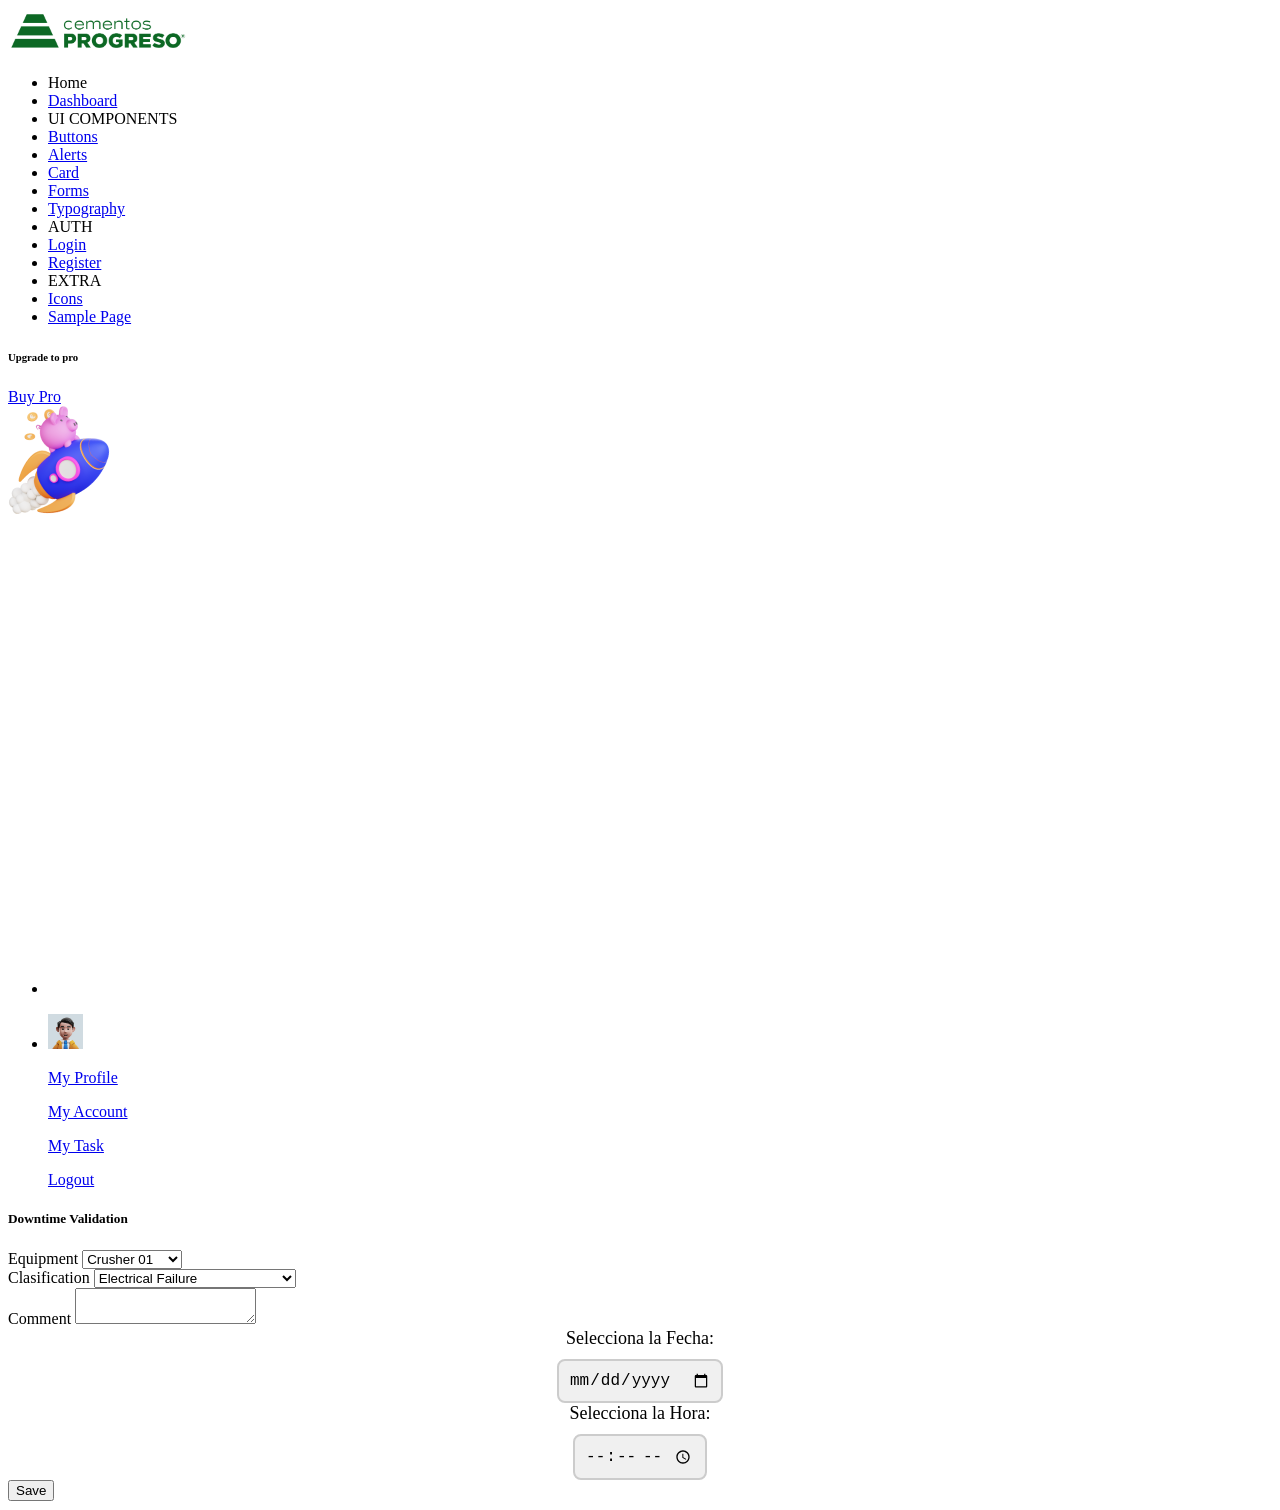
<file: DVP/Content/Modernize-1.0.0/src/html/indexDVP.html>
<!doctype html>
<html lang="en">

<head>
  <meta charset="utf-8">
  <meta name="viewport" content="width=device-width, initial-scale=1">
  <title>Data Validation Progreso ~DVP</title>
  <link rel="shortcut icon" type="image/png" href="../assets/images/logos/cementos_logo.jpg" />
  <link rel="stylesheet" href="" />
</head>
<style>
  /* Estilo para el contenedor de la fecha y hora */
  .container {
      font-family: Arial, sans-serif;
      display: flex; /* Usamos flex para alinearlos horizontalmente */
      justify-content: center; /* Centra los elementos horizontalmente */
      align-items: center; /* Centra los elementos verticalmente */
      gap: 20px; /* Espacio entre los divs */
      margin-top: 20px;
  }
  /* Estilo para los divs de fecha y hora */
  .input-container {
      font-size: 18px;
      display: flex;
      flex-direction: column; /* Los inputs se alinean de arriba hacia abajo */
      align-items: center;
  }
  input {
      padding: 10px;
      font-size: 16px;
      margin-top: 10px;
      border: 2px solid #ccc;
      border-radius: 8px;
      background-color: #f0f0f0;
  }
</style>

<body>
  <!--  Body Wrapper -->
  <div class="page-wrapper" id="main-wrapper" data-layout="vertical" data-navbarbg="skin6" data-sidebartype="full"
    data-sidebar-position="fixed" data-header-position="fixed">
    <!-- Sidebar Start -->
    <aside class="left-sidebar">
      <!-- Sidebar scroll-->
      <div>
        <div class="brand-logo d-flex align-items-center justify-content-between">
          <a href="./index.html" class="text-nowrap logo-img">
            <img src="../assets/images/logos/Logo-Nuevo-Cempro2_.png" width="180" alt="" />
          </a>
          <div class="close-btn d-xl-none d-block sidebartoggler cursor-pointer" id="sidebarCollapse">
            <i class="ti ti-x fs-8"></i>
          </div>
        </div>
        <!-- Sidebar navigation-->
        <nav class="sidebar-nav scroll-sidebar" data-simplebar="">
          <ul id="sidebarnav">
            <li class="nav-small-cap">
              <i class="ti ti-dots nav-small-cap-icon fs-4"></i>
              <span class="hide-menu">Home</span>
            </li>
            <li class="sidebar-item">
              <a class="sidebar-link" href="./index.html" aria-expanded="false">
                <span>
                  <i class="ti ti-layout-dashboard"></i>
                </span>
                <span class="hide-menu">Dashboard</span>
              </a>
            </li>
            <li class="nav-small-cap">
              <i class="ti ti-dots nav-small-cap-icon fs-4"></i>
              <span class="hide-menu">UI COMPONENTS</span>
            </li>
            <li class="sidebar-item">
              <a class="sidebar-link" href="./ui-buttons.html" aria-expanded="false">
                <span>
                  <i class="ti ti-article"></i>
                </span>
                <span class="hide-menu">Buttons</span>
              </a>
            </li>
            <li class="sidebar-item">
              <a class="sidebar-link" href="./ui-alerts.html" aria-expanded="false">
                <span>
                  <i class="ti ti-alert-circle"></i>
                </span>
                <span class="hide-menu">Alerts</span>
              </a>
            </li>
            <li class="sidebar-item">
              <a class="sidebar-link" href="./ui-card.html" aria-expanded="false">
                <span>
                  <i class="ti ti-cards"></i>
                </span>
                <span class="hide-menu">Card</span>
              </a>
            </li>
            <li class="sidebar-item">
              <a class="sidebar-link" href="./ui-forms.html" aria-expanded="false">
                <span>
                  <i class="ti ti-file-description"></i>
                </span>
                <span class="hide-menu">Forms</span>
              </a>
            </li>
            <li class="sidebar-item">
              <a class="sidebar-link" href="./ui-typography.html" aria-expanded="false">
                <span>
                  <i class="ti ti-typography"></i>
                </span>
                <span class="hide-menu">Typography</span>
              </a>
            </li>
            <li class="nav-small-cap">
              <i class="ti ti-dots nav-small-cap-icon fs-4"></i>
              <span class="hide-menu">AUTH</span>
            </li>
            <li class="sidebar-item">
              <a class="sidebar-link" href="./authentication-login.html" aria-expanded="false">
                <span>
                  <i class="ti ti-login"></i>
                </span>
                <span class="hide-menu">Login</span>
              </a>
            </li>
            <li class="sidebar-item">
              <a class="sidebar-link" href="./authentication-register.html" aria-expanded="false">
                <span>
                  <i class="ti ti-user-plus"></i>
                </span>
                <span class="hide-menu">Register</span>
              </a>
            </li>
            <li class="nav-small-cap">
              <i class="ti ti-dots nav-small-cap-icon fs-4"></i>
              <span class="hide-menu">EXTRA</span>
            </li>
            <li class="sidebar-item">
              <a class="sidebar-link" href="./icon-tabler.html" aria-expanded="false">
                <span>
                  <i class="ti ti-mood-happy"></i>
                </span>
                <span class="hide-menu">Icons</span>
              </a>
            </li>
            <li class="sidebar-item">
              <a class="sidebar-link" href="./sample-page.html" aria-expanded="false">
                <span>
                  <i class="ti ti-aperture"></i>
                </span>
                <span class="hide-menu">Sample Page</span>
              </a>
            </li>
          </ul>
          <div class="unlimited-access hide-menu bg-light-primary position-relative mb-7 mt-5 rounded">
            <div class="d-flex">
              <div class="unlimited-access-title me-3">
                <h6 class="fw-semibold fs-4 mb-6 text-dark w-85">Upgrade to pro</h6>
                <a href="https://adminmart.com/product/modernize-bootstrap-5-admin-template/" target="_blank" class="btn btn-primary fs-2 fw-semibold lh-sm">Buy Pro</a>
              </div>
              <div class="unlimited-access-img">
                <img src="../assets/images/backgrounds/rocket.png" alt="" class="img-fluid">
              </div>
            </div>
          </div>
        </nav>
        <!-- End Sidebar navigation -->
      </div>
      <!-- End Sidebar scroll-->
    </aside>
    <!--  Sidebar End -->
    <!--  Main wrapper -->
    <div class="body-wrapper">
      <!--  Header Start -->
      <header class="app-header">
        <nav class="navbar navbar-expand-lg navbar-light">
          <ul class="navbar-nav">
            <li class="nav-item d-block d-xl-none">
              <a class="nav-link sidebartoggler nav-icon-hover" id="headerCollapse" href="javascript:void(0)">
                <i class="ti ti-menu-2"></i>
              </a>
            </li>
          </ul>
          <div class="navbar-collapse justify-content-end px-0" id="navbarNav">
            <ul class="navbar-nav flex-row ms-auto align-items-center justify-content-end">
              <li class="nav-item dropdown">
                <a class="nav-link nav-icon-hover" href="javascript:void(0)" id="drop2" data-bs-toggle="dropdown"
                  aria-expanded="false">
                  <img src="../assets/images/profile/user-1.jpg" alt="" width="35" height="35" class="rounded-circle">
                </a>
                <div class="dropdown-menu dropdown-menu-end dropdown-menu-animate-up" aria-labelledby="drop2">
                  <div class="message-body">
                    <a href="javascript:void(0)" class="d-flex align-items-center gap-2 dropdown-item">
                      <i class="ti ti-user fs-6"></i>
                      <p class="mb-0 fs-3">My Profile</p>
                    </a>
                    <a href="javascript:void(0)" class="d-flex align-items-center gap-2 dropdown-item">
                      <i class="ti ti-mail fs-6"></i>
                      <p class="mb-0 fs-3">My Account</p>
                    </a>
                    <a href="javascript:void(0)" class="d-flex align-items-center gap-2 dropdown-item">
                      <i class="ti ti-list-check fs-6"></i>
                      <p class="mb-0 fs-3">My Task</p>
                    </a>
                    <a href="./authentication-login.html" class="btn btn-outline-primary mx-3 mt-2 d-block">Logout</a>
                  </div>
                </div>
              </li>
            </ul>
          </div>
        </nav>
      </header>
      <!--  Header End -->
      <div class="container-fluid">
        <div class="card">
          <div class="card-body">
            <h5 class="card-title fw-semibold mb-2">Downtime Validation</h5>
            <div class="card">
              <div class="card-body">
                <form>
                  <div class="mb-3">
                    <label class="form-label">Equipment</label>
                    <select class="form-select">
                      <option>Crusher 01</option>
                      <option>Chrusher 02</option>
                      <option>Raw mill 01</option>
                      <option>Raw mill 02</option>
                      <option>Kiln 01</option>
                      <option>Kiln 02</option>
                      <option>Finish Mill 01</option>
                      <option>Finish Mill 02</option>
                      <option>Finish Mill 03</option>
                      <option>Paking 01</option>
                      <option>Paking 02</option>
                      <option>Paking 03</option>
                      <option>Paking 04</option>
                    </select>
                  </div>
                  <div class="mb-3">
                    <label class="form-label">Clasification</label>
                    <select class="form-select">
                      <option>Electrical Failure</option>
                      <option>Energy Savings</option>
                      <option>Equipment´s External Causes</option>
                      <option>High Inventory</option>
                      <option>Instrumentation and Control</option>
                      <option>Logistic´s Administration</option>
                      <option>Mayor Maintenence</option>
                      <option>Mechanical Failure</option>
                      <option>Operation Failure</option>
                      <option>Plant´s External Causes</option>
                      <option>Programed Maintenence</option>
                      <option>Programed Operation</option>
                      <option>Project Excution</option>
                      <option>Strategic Reasons</option>
                      <option>Cut of External Service</option>
                      <option>Lack of own process materials</option>
                      <option>Refractory incidents</option>
                      <option>Lack of raw materials supply</option>
                    </select>
                  </div>
                  <div class="mb-3">
                    <label for="exampleInputEmail1" class="form-label">Comment</label>
                    <textarea type="text" class="form-control" id="comment"></textarea>
                  </div>
                  <div class="input-container">
                    <label for="fecha">Selecciona la Fecha:</label>
                    <input type="date" id="fecha">
                    <label for="hora">Selecciona la Hora:</label>
                    <input type="time" id="hora">
                </div>
                <div class="d-flex">
                  <button type="button" class="btn btn-outline-success m-1 ms-auto">Save</button>
                </div>
                </form>
              </div>
            </div>
          </div>
        </div>
      </div>
    </div>
    </div>
  </div>
  <script src="../assets/libs/jquery/dist/jquery.min.js"></script>
  <script src="../assets/libs/bootstrap/dist/js/bootstrap.bundle.min.js"></script>
  <script src="../assets/js/sidebarmenu.js"></script>
  <script src="../assets/js/app.min.js"></script>
  <script src="../assets/libs/simplebar/dist/simplebar.js"></script>
</body>

<script>
  // Función para actualizar la fecha
  function mostrarFecha() {
      const fecha = new Date();
      const opciones = { year: 'numeric', month: 'long', day: 'numeric' };
      document.getElementById('fecha').textContent = fecha.toLocaleDateString('es-ES', opciones);
  }

  // Función para actualizar la hora
  function mostrarHora() {
      const hora = new Date();
      const horas = hora.getHours().toString().padStart(2, '0');
      const minutos = hora.getMinutes().toString().padStart(2, '0');
      const segundos = hora.getSeconds().toString().padStart(2, '0');
      document.getElementById('hora').textContent = `${horas}:${minutos}:${segundos}`;
  }

  // Llamamos a las funciones para mostrar la fecha y la hora
  mostrarFecha();
  mostrarHora();

  // Actualizamos la hora cada segundo
  setInterval(mostrarHora, 1000);
</script>

</html>
</file>
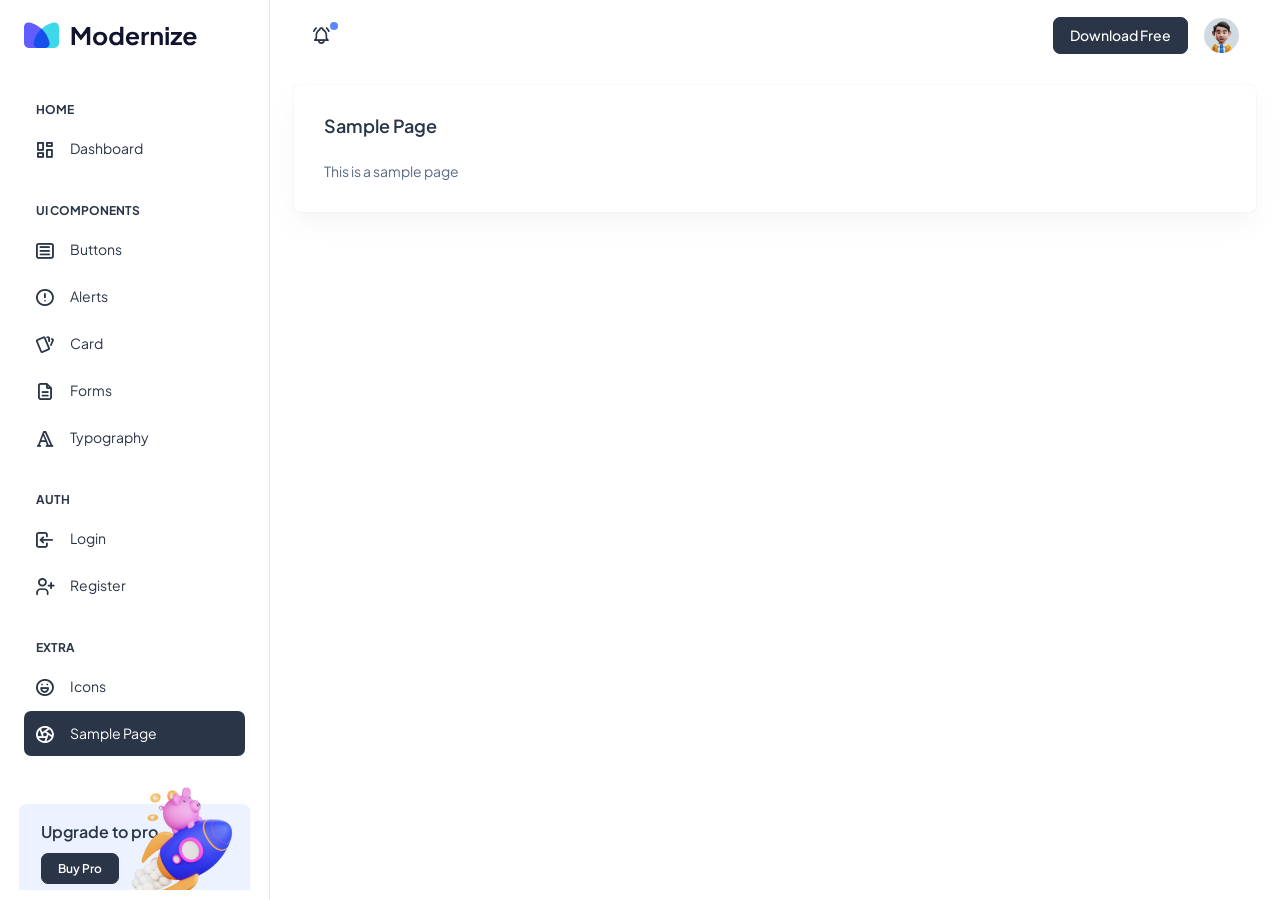
<file: DVP/Content/Modernize-1.0.0/src/html/sample-page.html>
<!doctype html>
<html lang="en">

<head>
  <meta charset="utf-8">
  <meta name="viewport" content="width=device-width, initial-scale=1">
  <title>Modernize Free</title>
  <link rel="shortcut icon" type="image/png" href="../assets/images/logos/favicon.png" />
  <link rel="stylesheet" href="../assets/css/styles.min.css" />
</head>

<body>
  <!--  Body Wrapper -->
  <div class="page-wrapper" id="main-wrapper" data-layout="vertical" data-navbarbg="skin6" data-sidebartype="full"
    data-sidebar-position="fixed" data-header-position="fixed">
    <!-- Sidebar Start -->
    <aside class="left-sidebar">
      <!-- Sidebar scroll-->
      <div>
        <div class="brand-logo d-flex align-items-center justify-content-between">
          <a href="./index.html" class="text-nowrap logo-img">
            <img src="../assets/images/logos/dark-logo.svg" width="180" alt="" />
          </a>
          <div class="close-btn d-xl-none d-block sidebartoggler cursor-pointer" id="sidebarCollapse">
            <i class="ti ti-x fs-8"></i>
          </div>
        </div>
        <!-- Sidebar navigation-->
        <nav class="sidebar-nav scroll-sidebar" data-simplebar="">
          <ul id="sidebarnav">
            <li class="nav-small-cap">
              <i class="ti ti-dots nav-small-cap-icon fs-4"></i>
              <span class="hide-menu">Home</span>
            </li>
            <li class="sidebar-item">
              <a class="sidebar-link" href="./index.html" aria-expanded="false">
                <span>
                  <i class="ti ti-layout-dashboard"></i>
                </span>
                <span class="hide-menu">Dashboard</span>
              </a>
            </li>
            <li class="nav-small-cap">
              <i class="ti ti-dots nav-small-cap-icon fs-4"></i>
              <span class="hide-menu">UI COMPONENTS</span>
            </li>
            <li class="sidebar-item">
              <a class="sidebar-link" href="./ui-buttons.html" aria-expanded="false">
                <span>
                  <i class="ti ti-article"></i>
                </span>
                <span class="hide-menu">Buttons</span>
              </a>
            </li>
            <li class="sidebar-item">
              <a class="sidebar-link" href="./ui-alerts.html" aria-expanded="false">
                <span>
                  <i class="ti ti-alert-circle"></i>
                </span>
                <span class="hide-menu">Alerts</span>
              </a>
            </li>
            <li class="sidebar-item">
              <a class="sidebar-link" href="./ui-card.html" aria-expanded="false">
                <span>
                  <i class="ti ti-cards"></i>
                </span>
                <span class="hide-menu">Card</span>
              </a>
            </li>
            <li class="sidebar-item">
              <a class="sidebar-link" href="./ui-forms.html" aria-expanded="false">
                <span>
                  <i class="ti ti-file-description"></i>
                </span>
                <span class="hide-menu">Forms</span>
              </a>
            </li>
            <li class="sidebar-item">
              <a class="sidebar-link" href="./ui-typography.html" aria-expanded="false">
                <span>
                  <i class="ti ti-typography"></i>
                </span>
                <span class="hide-menu">Typography</span>
              </a>
            </li>
            <li class="nav-small-cap">
              <i class="ti ti-dots nav-small-cap-icon fs-4"></i>
              <span class="hide-menu">AUTH</span>
            </li>
            <li class="sidebar-item">
              <a class="sidebar-link" href="./authentication-login.html" aria-expanded="false">
                <span>
                  <i class="ti ti-login"></i>
                </span>
                <span class="hide-menu">Login</span>
              </a>
            </li>
            <li class="sidebar-item">
              <a class="sidebar-link" href="./authentication-register.html" aria-expanded="false">
                <span>
                  <i class="ti ti-user-plus"></i>
                </span>
                <span class="hide-menu">Register</span>
              </a>
            </li>
            <li class="nav-small-cap">
              <i class="ti ti-dots nav-small-cap-icon fs-4"></i>
              <span class="hide-menu">EXTRA</span>
            </li>
            <li class="sidebar-item">
              <a class="sidebar-link" href="./icon-tabler.html" aria-expanded="false">
                <span>
                  <i class="ti ti-mood-happy"></i>
                </span>
                <span class="hide-menu">Icons</span>
              </a>
            </li>
            <li class="sidebar-item">
              <a class="sidebar-link" href="./sample-page.html" aria-expanded="false">
                <span>
                  <i class="ti ti-aperture"></i>
                </span>
                <span class="hide-menu">Sample Page</span>
              </a>
            </li>
          </ul>
          <div class="unlimited-access hide-menu bg-light-primary position-relative mb-7 mt-5 rounded">
            <div class="d-flex">
              <div class="unlimited-access-title me-3">
                <h6 class="fw-semibold fs-4 mb-6 text-dark w-85">Upgrade to pro</h6>
                <a href="https://adminmart.com/product/modernize-bootstrap-5-admin-template/" target="_blank" class="btn btn-primary fs-2 fw-semibold lh-sm">Buy Pro</a>
              </div>
              <div class="unlimited-access-img">
                <img src="../assets/images/backgrounds/rocket.png" alt="" class="img-fluid">
              </div>
            </div>
          </div>
        </nav>
        <!-- End Sidebar navigation -->
      </div>
      <!-- End Sidebar scroll-->
    </aside>
    <!--  Sidebar End -->
    <!--  Main wrapper -->
    <div class="body-wrapper">
      <!--  Header Start -->
      <header class="app-header">
        <nav class="navbar navbar-expand-lg navbar-light">
          <ul class="navbar-nav">
            <li class="nav-item d-block d-xl-none">
              <a class="nav-link sidebartoggler nav-icon-hover" id="headerCollapse" href="javascript:void(0)">
                <i class="ti ti-menu-2"></i>
              </a>
            </li>
            <li class="nav-item">
              <a class="nav-link nav-icon-hover" href="javascript:void(0)">
                <i class="ti ti-bell-ringing"></i>
                <div class="notification bg-primary rounded-circle"></div>
              </a>
            </li>
          </ul>
          <div class="navbar-collapse justify-content-end px-0" id="navbarNav">
            <ul class="navbar-nav flex-row ms-auto align-items-center justify-content-end">
              <a href="https://adminmart.com/product/modernize-free-bootstrap-admin-dashboard/" target="_blank" class="btn btn-primary">Download Free</a>
              <li class="nav-item dropdown">
                <a class="nav-link nav-icon-hover" href="javascript:void(0)" id="drop2" data-bs-toggle="dropdown"
                  aria-expanded="false">
                  <img src="../assets/images/profile/user-1.jpg" alt="" width="35" height="35" class="rounded-circle">
                </a>
                <div class="dropdown-menu dropdown-menu-end dropdown-menu-animate-up" aria-labelledby="drop2">
                  <div class="message-body">
                    <a href="javascript:void(0)" class="d-flex align-items-center gap-2 dropdown-item">
                      <i class="ti ti-user fs-6"></i>
                      <p class="mb-0 fs-3">My Profile</p>
                    </a>
                    <a href="javascript:void(0)" class="d-flex align-items-center gap-2 dropdown-item">
                      <i class="ti ti-mail fs-6"></i>
                      <p class="mb-0 fs-3">My Account</p>
                    </a>
                    <a href="javascript:void(0)" class="d-flex align-items-center gap-2 dropdown-item">
                      <i class="ti ti-list-check fs-6"></i>
                      <p class="mb-0 fs-3">My Task</p>
                    </a>
                    <a href="./authentication-login.html" class="btn btn-outline-primary mx-3 mt-2 d-block">Logout</a>
                  </div>
                </div>
              </li>
            </ul>
          </div>
        </nav>
      </header>
      <!--  Header End -->
      <div class="container-fluid">
        <div class="card">
          <div class="card-body">
            <h5 class="card-title fw-semibold mb-4">Sample Page</h5>
            <p class="mb-0">This is a sample page </p>
          </div>
        </div>
      </div>
    </div>
  </div>
  <script src="../assets/libs/jquery/dist/jquery.min.js"></script>
  <script src="../assets/libs/bootstrap/dist/js/bootstrap.bundle.min.js"></script>
  <script src="../assets/js/sidebarmenu.js"></script>
  <script src="../assets/js/app.min.js"></script>
  <script src="../assets/libs/simplebar/dist/simplebar.js"></script>
</body>

</html>
</file>
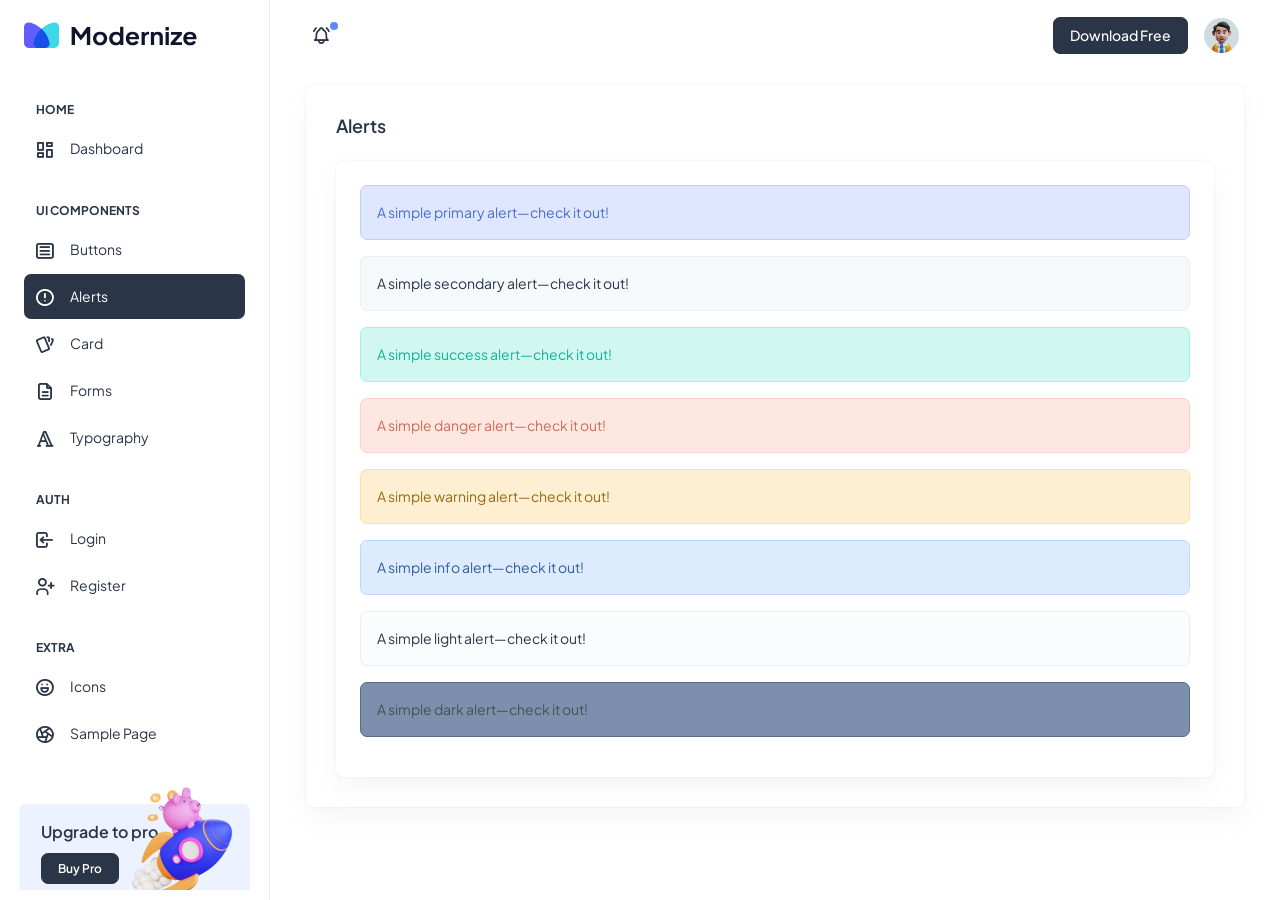
<file: DVP/Content/Modernize-1.0.0/src/html/ui-alerts.html>
<!doctype html>
<html lang="en">

<head>
  <meta charset="utf-8">
  <meta name="viewport" content="width=device-width, initial-scale=1">
  <title>Modernize Free</title>
  <link rel="shortcut icon" type="image/png" href="../assets/images/logos/favicon.png" />
  <link rel="stylesheet" href="../assets/css/styles.min.css" />
</head>

<body>
  <!--  Body Wrapper -->
  <div class="page-wrapper" id="main-wrapper" data-layout="vertical" data-navbarbg="skin6" data-sidebartype="full"
    data-sidebar-position="fixed" data-header-position="fixed">
    <!-- Sidebar Start -->
    <aside class="left-sidebar">
      <!-- Sidebar scroll-->
      <div>
        <div class="brand-logo d-flex align-items-center justify-content-between">
          <a href="./index.html" class="text-nowrap logo-img">
            <img src="../assets/images/logos/dark-logo.svg" width="180" alt="" />
          </a>
          <div class="close-btn d-xl-none d-block sidebartoggler cursor-pointer" id="sidebarCollapse">
            <i class="ti ti-x fs-8"></i>
          </div>
        </div>
        <!-- Sidebar navigation-->
        <nav class="sidebar-nav scroll-sidebar" data-simplebar="">
          <ul id="sidebarnav">
            <li class="nav-small-cap">
              <i class="ti ti-dots nav-small-cap-icon fs-4"></i>
              <span class="hide-menu">Home</span>
            </li>
            <li class="sidebar-item">
              <a class="sidebar-link" href="./index.html" aria-expanded="false">
                <span>
                  <i class="ti ti-layout-dashboard"></i>
                </span>
                <span class="hide-menu">Dashboard</span>
              </a>
            </li>
            <li class="nav-small-cap">
              <i class="ti ti-dots nav-small-cap-icon fs-4"></i>
              <span class="hide-menu">UI COMPONENTS</span>
            </li>
            <li class="sidebar-item">
              <a class="sidebar-link" href="./ui-buttons.html" aria-expanded="false">
                <span>
                  <i class="ti ti-article"></i>
                </span>
                <span class="hide-menu">Buttons</span>
              </a>
            </li>
            <li class="sidebar-item">
              <a class="sidebar-link" href="./ui-alerts.html" aria-expanded="false">
                <span>
                  <i class="ti ti-alert-circle"></i>
                </span>
                <span class="hide-menu">Alerts</span>
              </a>
            </li>
            <li class="sidebar-item">
              <a class="sidebar-link" href="./ui-card.html" aria-expanded="false">
                <span>
                  <i class="ti ti-cards"></i>
                </span>
                <span class="hide-menu">Card</span>
              </a>
            </li>
            <li class="sidebar-item">
              <a class="sidebar-link" href="./ui-forms.html" aria-expanded="false">
                <span>
                  <i class="ti ti-file-description"></i>
                </span>
                <span class="hide-menu">Forms</span>
              </a>
            </li>
            <li class="sidebar-item">
              <a class="sidebar-link" href="./ui-typography.html" aria-expanded="false">
                <span>
                  <i class="ti ti-typography"></i>
                </span>
                <span class="hide-menu">Typography</span>
              </a>
            </li>
            <li class="nav-small-cap">
              <i class="ti ti-dots nav-small-cap-icon fs-4"></i>
              <span class="hide-menu">AUTH</span>
            </li>
            <li class="sidebar-item">
              <a class="sidebar-link" href="./authentication-login.html" aria-expanded="false">
                <span>
                  <i class="ti ti-login"></i>
                </span>
                <span class="hide-menu">Login</span>
              </a>
            </li>
            <li class="sidebar-item">
              <a class="sidebar-link" href="./authentication-register.html" aria-expanded="false">
                <span>
                  <i class="ti ti-user-plus"></i>
                </span>
                <span class="hide-menu">Register</span>
              </a>
            </li>
            <li class="nav-small-cap">
              <i class="ti ti-dots nav-small-cap-icon fs-4"></i>
              <span class="hide-menu">EXTRA</span>
            </li>
            <li class="sidebar-item">
              <a class="sidebar-link" href="./icon-tabler.html" aria-expanded="false">
                <span>
                  <i class="ti ti-mood-happy"></i>
                </span>
                <span class="hide-menu">Icons</span>
              </a>
            </li>
            <li class="sidebar-item">
              <a class="sidebar-link" href="./sample-page.html" aria-expanded="false">
                <span>
                  <i class="ti ti-aperture"></i>
                </span>
                <span class="hide-menu">Sample Page</span>
              </a>
            </li>
          </ul>
          <div class="unlimited-access hide-menu bg-light-primary position-relative mb-7 mt-5 rounded">
            <div class="d-flex">
              <div class="unlimited-access-title me-3">
                <h6 class="fw-semibold fs-4 mb-6 text-dark w-85">Upgrade to pro</h6>
                <a href="https://adminmart.com/product/modernize-bootstrap-5-admin-template/" target="_blank" class="btn btn-primary fs-2 fw-semibold lh-sm">Buy Pro</a>
              </div>
              <div class="unlimited-access-img">
                <img src="../assets/images/backgrounds/rocket.png" alt="" class="img-fluid">
              </div>
            </div>
          </div>
        </nav>
        <!-- End Sidebar navigation -->
      </div>
      <!-- End Sidebar scroll-->
    </aside>
    <!--  Sidebar End -->
    <!--  Main wrapper -->
    <div class="body-wrapper">
      <!--  Header Start -->
      <header class="app-header">
        <nav class="navbar navbar-expand-lg navbar-light">
          <ul class="navbar-nav">
            <li class="nav-item d-block d-xl-none">
              <a class="nav-link sidebartoggler nav-icon-hover" id="headerCollapse" href="javascript:void(0)">
                <i class="ti ti-menu-2"></i>
              </a>
            </li>
            <li class="nav-item">
              <a class="nav-link nav-icon-hover" href="javascript:void(0)">
                <i class="ti ti-bell-ringing"></i>
                <div class="notification bg-primary rounded-circle"></div>
              </a>
            </li>
          </ul>
          <div class="navbar-collapse justify-content-end px-0" id="navbarNav">
            <ul class="navbar-nav flex-row ms-auto align-items-center justify-content-end">
              <a href="https://adminmart.com/product/modernize-free-bootstrap-admin-dashboard/" target="_blank" class="btn btn-primary">Download Free</a>
              <li class="nav-item dropdown">
                <a class="nav-link nav-icon-hover" href="javascript:void(0)" id="drop2" data-bs-toggle="dropdown"
                  aria-expanded="false">
                  <img src="../assets/images/profile/user-1.jpg" alt="" width="35" height="35" class="rounded-circle">
                </a>
                <div class="dropdown-menu dropdown-menu-end dropdown-menu-animate-up" aria-labelledby="drop2">
                  <div class="message-body">
                    <a href="javascript:void(0)" class="d-flex align-items-center gap-2 dropdown-item">
                      <i class="ti ti-user fs-6"></i>
                      <p class="mb-0 fs-3">My Profile</p>
                    </a>
                    <a href="javascript:void(0)" class="d-flex align-items-center gap-2 dropdown-item">
                      <i class="ti ti-mail fs-6"></i>
                      <p class="mb-0 fs-3">My Account</p>
                    </a>
                    <a href="javascript:void(0)" class="d-flex align-items-center gap-2 dropdown-item">
                      <i class="ti ti-list-check fs-6"></i>
                      <p class="mb-0 fs-3">My Task</p>
                    </a>
                    <a href="./authentication-login.html" class="btn btn-outline-primary mx-3 mt-2 d-block">Logout</a>
                  </div>
                </div>
              </li>
            </ul>
          </div>
        </nav>
      </header>
      <!--  Header End -->
      <div class="container-fluid">
        <div class="container-fluid">
          <div class="card">
            <div class="card-body">
              <h5 class="card-title fw-semibold mb-4">Alerts</h5>
              <div class="card mb-0">
                <div class="card-body p-4">
                  <div class="alert alert-primary" role="alert">
                    A simple primary alert—check it out!
                  </div>
                  <div class="alert alert-secondary" role="alert">
                    A simple secondary alert—check it out!
                  </div>
                  <div class="alert alert-success" role="alert">
                    A simple success alert—check it out!
                  </div>
                  <div class="alert alert-danger" role="alert">
                    A simple danger alert—check it out!
                  </div>
                  <div class="alert alert-warning" role="alert">
                    A simple warning alert—check it out!
                  </div>
                  <div class="alert alert-info" role="alert">
                    A simple info alert—check it out!
                  </div>
                  <div class="alert alert-light" role="alert">
                    A simple light alert—check it out!
                  </div>
                  <div class="alert alert-dark" role="alert">
                    A simple dark alert—check it out!
                  </div>
                </div>
              </div>
            </div>
          </div>
        </div>
      </div>
    </div>
  </div>
  <script src="../assets/libs/jquery/dist/jquery.min.js"></script>
  <script src="../assets/libs/bootstrap/dist/js/bootstrap.bundle.min.js"></script>
  <script src="../assets/js/sidebarmenu.js"></script>
  <script src="../assets/js/app.min.js"></script>
  <script src="../assets/libs/simplebar/dist/simplebar.js"></script>
</body>

</html>
</file>
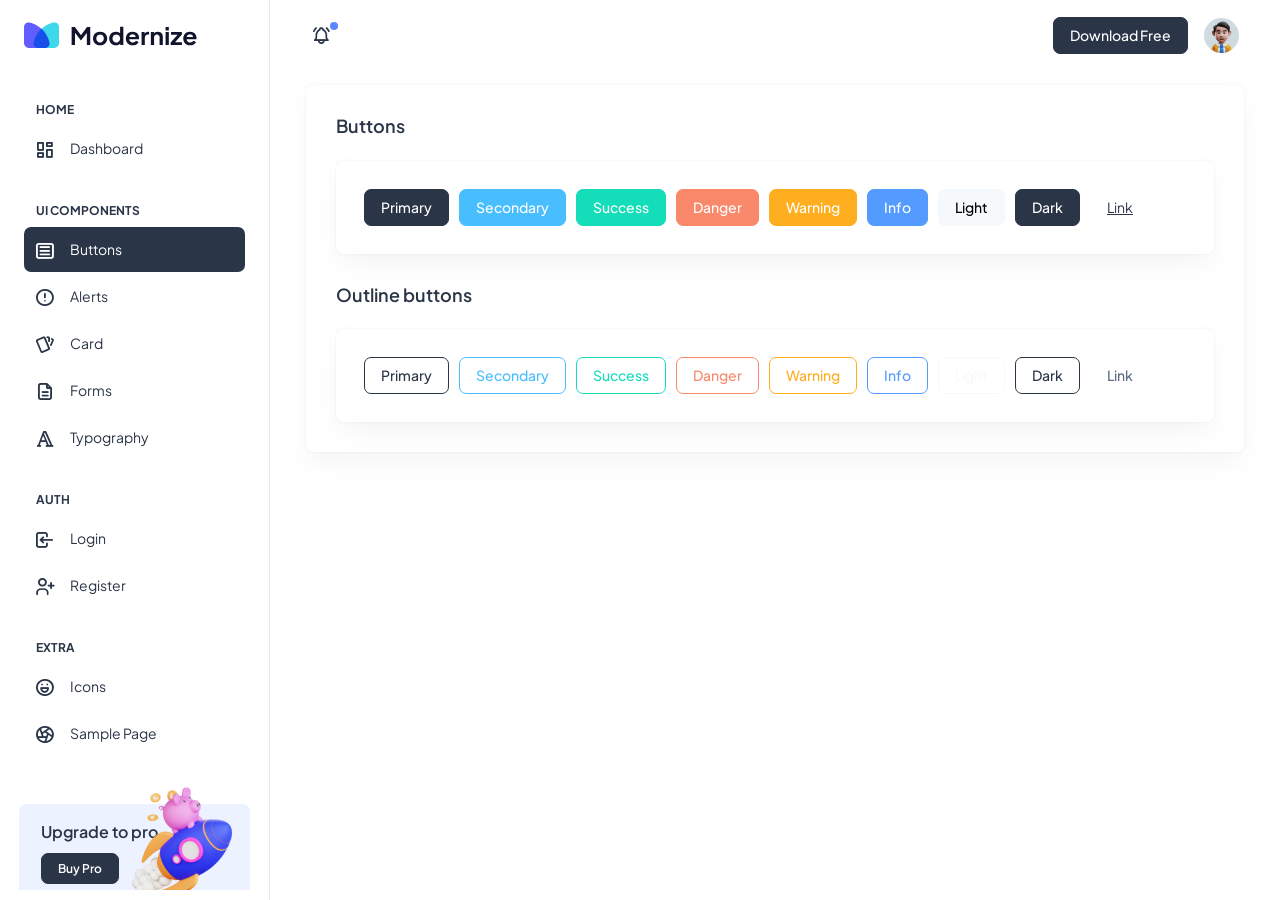
<file: DVP/Content/Modernize-1.0.0/src/html/ui-buttons.html>
<!doctype html>
<html lang="en">

<head>
  <meta charset="utf-8">
  <meta name="viewport" content="width=device-width, initial-scale=1">
  <title>Modernize Free</title>
  <link rel="shortcut icon" type="image/png" href="../assets/images/logos/favicon.png" />
  <link rel="stylesheet" href="../assets/css/styles.min.css" />
</head>

<body>
  <!--  Body Wrapper -->
  <div class="page-wrapper" id="main-wrapper" data-layout="vertical" data-navbarbg="skin6" data-sidebartype="full"
    data-sidebar-position="fixed" data-header-position="fixed">
    <!-- Sidebar Start -->
    <aside class="left-sidebar">
      <!-- Sidebar scroll-->
      <div>
        <div class="brand-logo d-flex align-items-center justify-content-between">
          <a href="./index.html" class="text-nowrap logo-img">
            <img src="../assets/images/logos/dark-logo.svg" width="180" alt="" />
          </a>
          <div class="close-btn d-xl-none d-block sidebartoggler cursor-pointer" id="sidebarCollapse">
            <i class="ti ti-x fs-8"></i>
          </div>
        </div>
        <!-- Sidebar navigation-->
        <nav class="sidebar-nav scroll-sidebar" data-simplebar="">
          <ul id="sidebarnav">
            <li class="nav-small-cap">
              <i class="ti ti-dots nav-small-cap-icon fs-4"></i>
              <span class="hide-menu">Home</span>
            </li>
            <li class="sidebar-item">
              <a class="sidebar-link" href="./index.html" aria-expanded="false">
                <span>
                  <i class="ti ti-layout-dashboard"></i>
                </span>
                <span class="hide-menu">Dashboard</span>
              </a>
            </li>
            <li class="nav-small-cap">
              <i class="ti ti-dots nav-small-cap-icon fs-4"></i>
              <span class="hide-menu">UI COMPONENTS</span>
            </li>
            <li class="sidebar-item">
              <a class="sidebar-link" href="./ui-buttons.html" aria-expanded="false">
                <span>
                  <i class="ti ti-article"></i>
                </span>
                <span class="hide-menu">Buttons</span>
              </a>
            </li>
            <li class="sidebar-item">
              <a class="sidebar-link" href="./ui-alerts.html" aria-expanded="false">
                <span>
                  <i class="ti ti-alert-circle"></i>
                </span>
                <span class="hide-menu">Alerts</span>
              </a>
            </li>
            <li class="sidebar-item">
              <a class="sidebar-link" href="./ui-card.html" aria-expanded="false">
                <span>
                  <i class="ti ti-cards"></i>
                </span>
                <span class="hide-menu">Card</span>
              </a>
            </li>
            <li class="sidebar-item">
              <a class="sidebar-link" href="./ui-forms.html" aria-expanded="false">
                <span>
                  <i class="ti ti-file-description"></i>
                </span>
                <span class="hide-menu">Forms</span>
              </a>
            </li>
            <li class="sidebar-item">
              <a class="sidebar-link" href="./ui-typography.html" aria-expanded="false">
                <span>
                  <i class="ti ti-typography"></i>
                </span>
                <span class="hide-menu">Typography</span>
              </a>
            </li>
            <li class="nav-small-cap">
              <i class="ti ti-dots nav-small-cap-icon fs-4"></i>
              <span class="hide-menu">AUTH</span>
            </li>
            <li class="sidebar-item">
              <a class="sidebar-link" href="./authentication-login.html" aria-expanded="false">
                <span>
                  <i class="ti ti-login"></i>
                </span>
                <span class="hide-menu">Login</span>
              </a>
            </li>
            <li class="sidebar-item">
              <a class="sidebar-link" href="./authentication-register.html" aria-expanded="false">
                <span>
                  <i class="ti ti-user-plus"></i>
                </span>
                <span class="hide-menu">Register</span>
              </a>
            </li>
            <li class="nav-small-cap">
              <i class="ti ti-dots nav-small-cap-icon fs-4"></i>
              <span class="hide-menu">EXTRA</span>
            </li>
            <li class="sidebar-item">
              <a class="sidebar-link" href="./icon-tabler.html" aria-expanded="false">
                <span>
                  <i class="ti ti-mood-happy"></i>
                </span>
                <span class="hide-menu">Icons</span>
              </a>
            </li>
            <li class="sidebar-item">
              <a class="sidebar-link" href="./sample-page.html" aria-expanded="false">
                <span>
                  <i class="ti ti-aperture"></i>
                </span>
                <span class="hide-menu">Sample Page</span>
              </a>
            </li>
          </ul>
          <div class="unlimited-access hide-menu bg-light-primary position-relative mb-7 mt-5 rounded">
            <div class="d-flex">
              <div class="unlimited-access-title me-3">
                <h6 class="fw-semibold fs-4 mb-6 text-dark w-85">Upgrade to pro</h6>
                <a href="https://adminmart.com/product/modernize-bootstrap-5-admin-template/" target="_blank" class="btn btn-primary fs-2 fw-semibold lh-sm">Buy Pro</a>
              </div>
              <div class="unlimited-access-img">
                <img src="../assets/images/backgrounds/rocket.png" alt="" class="img-fluid">
              </div>
            </div>
          </div>
        </nav>
        <!-- End Sidebar navigation -->
      </div>
      <!-- End Sidebar scroll-->
    </aside>
    <!--  Sidebar End -->
    <!--  Main wrapper -->
    <div class="body-wrapper">
      <!--  Header Start -->
      <header class="app-header">
        <nav class="navbar navbar-expand-lg navbar-light">
          <ul class="navbar-nav">
            <li class="nav-item d-block d-xl-none">
              <a class="nav-link sidebartoggler nav-icon-hover" id="headerCollapse" href="javascript:void(0)">
                <i class="ti ti-menu-2"></i>
              </a>
            </li>
            <li class="nav-item">
              <a class="nav-link nav-icon-hover" href="javascript:void(0)">
                <i class="ti ti-bell-ringing"></i>
                <div class="notification bg-primary rounded-circle"></div>
              </a>
            </li>
          </ul>
          <div class="navbar-collapse justify-content-end px-0" id="navbarNav">
            <ul class="navbar-nav flex-row ms-auto align-items-center justify-content-end">
              <a href="https://adminmart.com/product/modernize-free-bootstrap-admin-dashboard/" target="_blank" class="btn btn-primary">Download Free</a>
              <li class="nav-item dropdown">
                <a class="nav-link nav-icon-hover" href="javascript:void(0)" id="drop2" data-bs-toggle="dropdown"
                  aria-expanded="false">
                  <img src="../assets/images/profile/user-1.jpg" alt="" width="35" height="35" class="rounded-circle">
                </a>
                <div class="dropdown-menu dropdown-menu-end dropdown-menu-animate-up" aria-labelledby="drop2">
                  <div class="message-body">
                    <a href="javascript:void(0)" class="d-flex align-items-center gap-2 dropdown-item">
                      <i class="ti ti-user fs-6"></i>
                      <p class="mb-0 fs-3">My Profile</p>
                    </a>
                    <a href="javascript:void(0)" class="d-flex align-items-center gap-2 dropdown-item">
                      <i class="ti ti-mail fs-6"></i>
                      <p class="mb-0 fs-3">My Account</p>
                    </a>
                    <a href="javascript:void(0)" class="d-flex align-items-center gap-2 dropdown-item">
                      <i class="ti ti-list-check fs-6"></i>
                      <p class="mb-0 fs-3">My Task</p>
                    </a>
                    <a href="./authentication-login.html" class="btn btn-outline-primary mx-3 mt-2 d-block">Logout</a>
                  </div>
                </div>
              </li>
            </ul>
          </div>
        </nav>
      </header>
      <!--  Header End -->
      <div class="container-fluid">
        <div class="container-fluid">
          <div class="card">
            <div class="card-body">
              <h5 class="card-title fw-semibold mb-4">Buttons</h5>
              <div class="card">
                <div class="card-body p-4">
                  <button type="button" class="btn btn-primary m-1">Primary</button>
                  <button type="button" class="btn btn-secondary m-1">Secondary</button>
                  <button type="button" class="btn btn-success m-1">Success</button>
                  <button type="button" class="btn btn-danger m-1">Danger</button>
                  <button type="button" class="btn btn-warning m-1">Warning</button>
                  <button type="button" class="btn btn-info m-1">Info</button>
                  <button type="button" class="btn btn-light m-1">Light</button>
                  <button type="button" class="btn btn-dark m-1">Dark</button>
                  <button type="button" class="btn btn-link m-1">Link</button>
                </div>
              </div>
              <h5 class="card-title fw-semibold mb-4">Outline buttons</h5>
              <div class="card mb-0">
                <div class="card-body p-4">
                  <button type="button" class="btn btn-outline-primary m-1">Primary</button>
                  <button type="button" class="btn btn-outline-secondary m-1">Secondary</button>
                  <button type="button" class="btn btn-outline-success m-1">Success</button>
                  <button type="button" class="btn btn-outline-danger m-1">Danger</button>
                  <button type="button" class="btn btn-outline-warning m-1">Warning</button>
                  <button type="button" class="btn btn-outline-info m-1">Info</button>
                  <button type="button" class="btn btn-outline-light m-1">Light</button>
                  <button type="button" class="btn btn-outline-dark m-1">Dark</button>
                  <button type="button" class="btn btn-outline-link m-1">Link</button>
                </div>
              </div>
            </div>
          </div>
        </div>
      </div>
    </div>
  </div>
  <script src="../assets/libs/jquery/dist/jquery.min.js"></script>
  <script src="../assets/libs/bootstrap/dist/js/bootstrap.bundle.min.js"></script>
  <script src="../assets/js/sidebarmenu.js"></script>
  <script src="../assets/js/app.min.js"></script>
  <script src="../assets/libs/simplebar/dist/simplebar.js"></script>
</body>

</html>
</file>
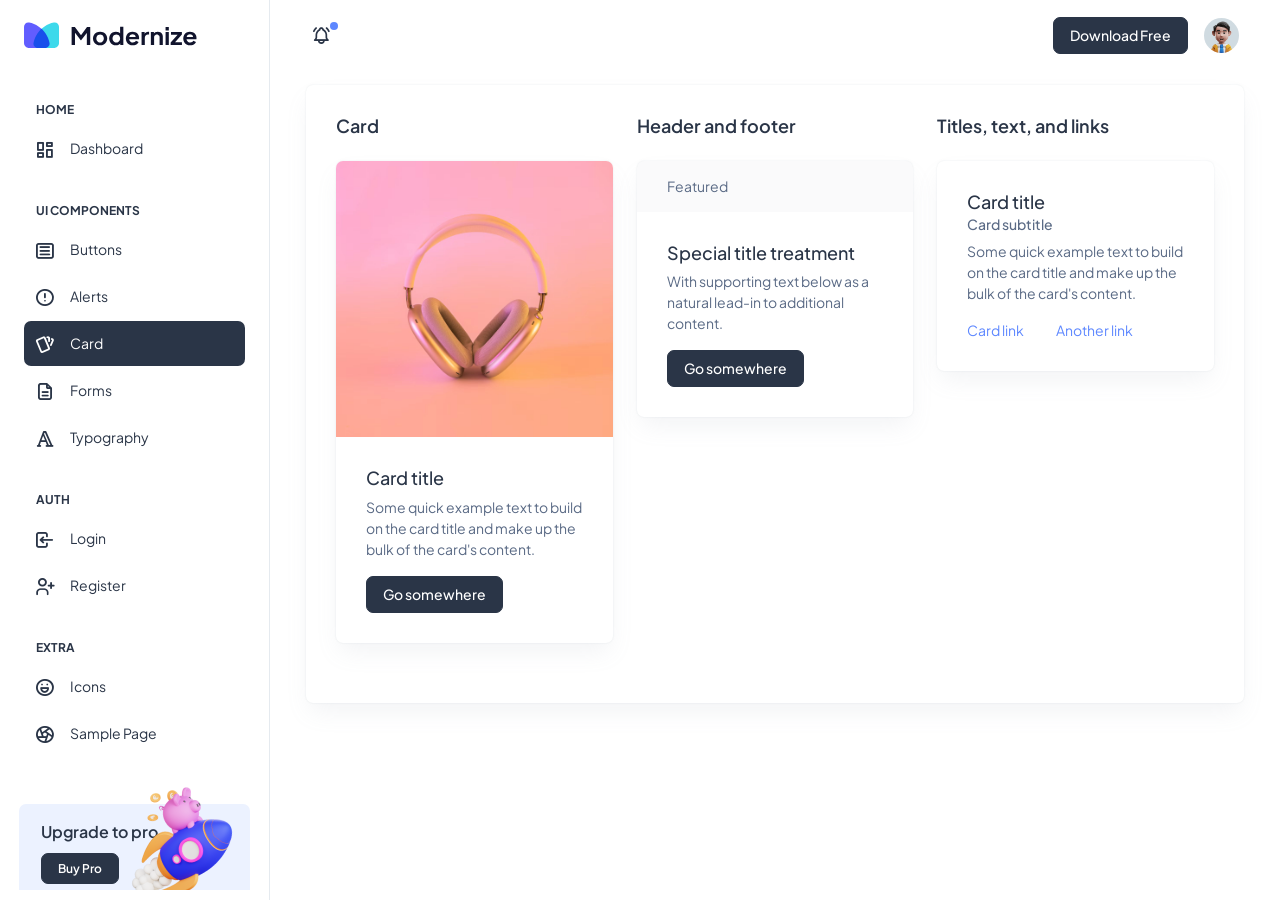
<file: DVP/Content/Modernize-1.0.0/src/html/ui-card.html>
<!doctype html>
<html lang="en">

<head>
  <meta charset="utf-8">
  <meta name="viewport" content="width=device-width, initial-scale=1">
  <title>Modernize Free</title>
  <link rel="shortcut icon" type="image/png" href="../assets/images/logos/favicon.png" />
  <link rel="stylesheet" href="../assets/css/styles.min.css" />
</head>

<body>
  <!--  Body Wrapper -->
  <div class="page-wrapper" id="main-wrapper" data-layout="vertical" data-navbarbg="skin6" data-sidebartype="full"
    data-sidebar-position="fixed" data-header-position="fixed">
    <!-- Sidebar Start -->
    <aside class="left-sidebar">
      <!-- Sidebar scroll-->
      <div>
        <div class="brand-logo d-flex align-items-center justify-content-between">
          <a href="./index.html" class="text-nowrap logo-img">
            <img src="../assets/images/logos/dark-logo.svg" width="180" alt="" />
          </a>
          <div class="close-btn d-xl-none d-block sidebartoggler cursor-pointer" id="sidebarCollapse">
            <i class="ti ti-x fs-8"></i>
          </div>
        </div>
        <!-- Sidebar navigation-->
        <nav class="sidebar-nav scroll-sidebar" data-simplebar="">
          <ul id="sidebarnav">
            <li class="nav-small-cap">
              <i class="ti ti-dots nav-small-cap-icon fs-4"></i>
              <span class="hide-menu">Home</span>
            </li>
            <li class="sidebar-item">
              <a class="sidebar-link" href="./index.html" aria-expanded="false">
                <span>
                  <i class="ti ti-layout-dashboard"></i>
                </span>
                <span class="hide-menu">Dashboard</span>
              </a>
            </li>
            <li class="nav-small-cap">
              <i class="ti ti-dots nav-small-cap-icon fs-4"></i>
              <span class="hide-menu">UI COMPONENTS</span>
            </li>
            <li class="sidebar-item">
              <a class="sidebar-link" href="./ui-buttons.html" aria-expanded="false">
                <span>
                  <i class="ti ti-article"></i>
                </span>
                <span class="hide-menu">Buttons</span>
              </a>
            </li>
            <li class="sidebar-item">
              <a class="sidebar-link" href="./ui-alerts.html" aria-expanded="false">
                <span>
                  <i class="ti ti-alert-circle"></i>
                </span>
                <span class="hide-menu">Alerts</span>
              </a>
            </li>
            <li class="sidebar-item">
              <a class="sidebar-link" href="./ui-card.html" aria-expanded="false">
                <span>
                  <i class="ti ti-cards"></i>
                </span>
                <span class="hide-menu">Card</span>
              </a>
            </li>
            <li class="sidebar-item">
              <a class="sidebar-link" href="./ui-forms.html" aria-expanded="false">
                <span>
                  <i class="ti ti-file-description"></i>
                </span>
                <span class="hide-menu">Forms</span>
              </a>
            </li>
            <li class="sidebar-item">
              <a class="sidebar-link" href="./ui-typography.html" aria-expanded="false">
                <span>
                  <i class="ti ti-typography"></i>
                </span>
                <span class="hide-menu">Typography</span>
              </a>
            </li>
            <li class="nav-small-cap">
              <i class="ti ti-dots nav-small-cap-icon fs-4"></i>
              <span class="hide-menu">AUTH</span>
            </li>
            <li class="sidebar-item">
              <a class="sidebar-link" href="./authentication-login.html" aria-expanded="false">
                <span>
                  <i class="ti ti-login"></i>
                </span>
                <span class="hide-menu">Login</span>
              </a>
            </li>
            <li class="sidebar-item">
              <a class="sidebar-link" href="./authentication-register.html" aria-expanded="false">
                <span>
                  <i class="ti ti-user-plus"></i>
                </span>
                <span class="hide-menu">Register</span>
              </a>
            </li>
            <li class="nav-small-cap">
              <i class="ti ti-dots nav-small-cap-icon fs-4"></i>
              <span class="hide-menu">EXTRA</span>
            </li>
            <li class="sidebar-item">
              <a class="sidebar-link" href="./icon-tabler.html" aria-expanded="false">
                <span>
                  <i class="ti ti-mood-happy"></i>
                </span>
                <span class="hide-menu">Icons</span>
              </a>
            </li>
            <li class="sidebar-item">
              <a class="sidebar-link" href="./sample-page.html" aria-expanded="false">
                <span>
                  <i class="ti ti-aperture"></i>
                </span>
                <span class="hide-menu">Sample Page</span>
              </a>
            </li>
          </ul>
          <div class="unlimited-access hide-menu bg-light-primary position-relative mb-7 mt-5 rounded">
            <div class="d-flex">
              <div class="unlimited-access-title me-3">
                <h6 class="fw-semibold fs-4 mb-6 text-dark w-85">Upgrade to pro</h6>
                <a href="https://adminmart.com/product/modernize-bootstrap-5-admin-template/" target="_blank" class="btn btn-primary fs-2 fw-semibold lh-sm">Buy Pro</a>
              </div>
              <div class="unlimited-access-img">
                <img src="../assets/images/backgrounds/rocket.png" alt="" class="img-fluid">
              </div>
            </div>
          </div>
        </nav>
        <!-- End Sidebar navigation -->
      </div>
      <!-- End Sidebar scroll-->
    </aside>
    <!--  Sidebar End -->
    <!--  Main wrapper -->
    <div class="body-wrapper">
      <!--  Header Start -->
      <header class="app-header">
        <nav class="navbar navbar-expand-lg navbar-light">
          <ul class="navbar-nav">
            <li class="nav-item d-block d-xl-none">
              <a class="nav-link sidebartoggler nav-icon-hover" id="headerCollapse" href="javascript:void(0)">
                <i class="ti ti-menu-2"></i>
              </a>
            </li>
            <li class="nav-item">
              <a class="nav-link nav-icon-hover" href="javascript:void(0)">
                <i class="ti ti-bell-ringing"></i>
                <div class="notification bg-primary rounded-circle"></div>
              </a>
            </li>
          </ul>
          <div class="navbar-collapse justify-content-end px-0" id="navbarNav">
            <ul class="navbar-nav flex-row ms-auto align-items-center justify-content-end">
              <a href="https://adminmart.com/product/modernize-free-bootstrap-admin-dashboard/" target="_blank" class="btn btn-primary">Download Free</a>
              <li class="nav-item dropdown">
                <a class="nav-link nav-icon-hover" href="javascript:void(0)" id="drop2" data-bs-toggle="dropdown"
                  aria-expanded="false">
                  <img src="../assets/images/profile/user-1.jpg" alt="" width="35" height="35" class="rounded-circle">
                </a>
                <div class="dropdown-menu dropdown-menu-end dropdown-menu-animate-up" aria-labelledby="drop2">
                  <div class="message-body">
                    <a href="javascript:void(0)" class="d-flex align-items-center gap-2 dropdown-item">
                      <i class="ti ti-user fs-6"></i>
                      <p class="mb-0 fs-3">My Profile</p>
                    </a>
                    <a href="javascript:void(0)" class="d-flex align-items-center gap-2 dropdown-item">
                      <i class="ti ti-mail fs-6"></i>
                      <p class="mb-0 fs-3">My Account</p>
                    </a>
                    <a href="javascript:void(0)" class="d-flex align-items-center gap-2 dropdown-item">
                      <i class="ti ti-list-check fs-6"></i>
                      <p class="mb-0 fs-3">My Task</p>
                    </a>
                    <a href="./authentication-login.html" class="btn btn-outline-primary mx-3 mt-2 d-block">Logout</a>
                  </div>
                </div>
              </li>
            </ul>
          </div>
        </nav>
      </header>
      <!--  Header End -->
      <div class="container-fluid">
        <div class="container-fluid">
          <div class="card">
            <div class="card-body">
              <div class="row">
                <div class="col-md-4">
                  <h5 class="card-title fw-semibold mb-4">Card</h5>
                  <div class="card">
                    <img src="../assets/images/products/s4.jpg" class="card-img-top" alt="...">
                    <div class="card-body">
                      <h5 class="card-title">Card title</h5>
                      <p class="card-text">Some quick example text to build on the card title and make up the bulk of
                        the
                        card's content.</p>
                      <a href="#" class="btn btn-primary">Go somewhere</a>
                    </div>
                  </div>
                </div>
                <div class="col-md-4">
                  <h5 class="card-title fw-semibold mb-4">Header and footer</h5>
                  <div class="card">
                    <div class="card-header">
                      Featured
                    </div>
                    <div class="card-body">
                      <h5 class="card-title">Special title treatment</h5>
                      <p class="card-text">With supporting text below as a natural lead-in to additional content.</p>
                      <a href="#" class="btn btn-primary">Go somewhere</a>
                    </div>
                  </div>
                </div>
                <div class="col-md-4">
                  <h5 class="card-title fw-semibold mb-4">Titles, text, and links</h5>
                  <div class="card">
                    <div class="card-body">
                      <h5 class="card-title">Card title</h5>
                      <h6 class="card-subtitle mb-2 text-muted">Card subtitle</h6>
                      <p class="card-text">Some quick example text to build on the card title and make up the bulk of
                        the
                        card's content.</p>
                      <a href="#" class="card-link">Card link</a>
                      <a href="#" class="card-link">Another link</a>
                    </div>
                  </div>
                </div>
              </div>
            </div>
          </div>
        </div>
      </div>
    </div>
  </div>
  <script src="../assets/libs/jquery/dist/jquery.min.js"></script>
  <script src="../assets/libs/bootstrap/dist/js/bootstrap.bundle.min.js"></script>
  <script src="../assets/js/sidebarmenu.js"></script>
  <script src="../assets/js/app.min.js"></script>
  <script src="../assets/libs/simplebar/dist/simplebar.js"></script>
</body>

</html>
</file>
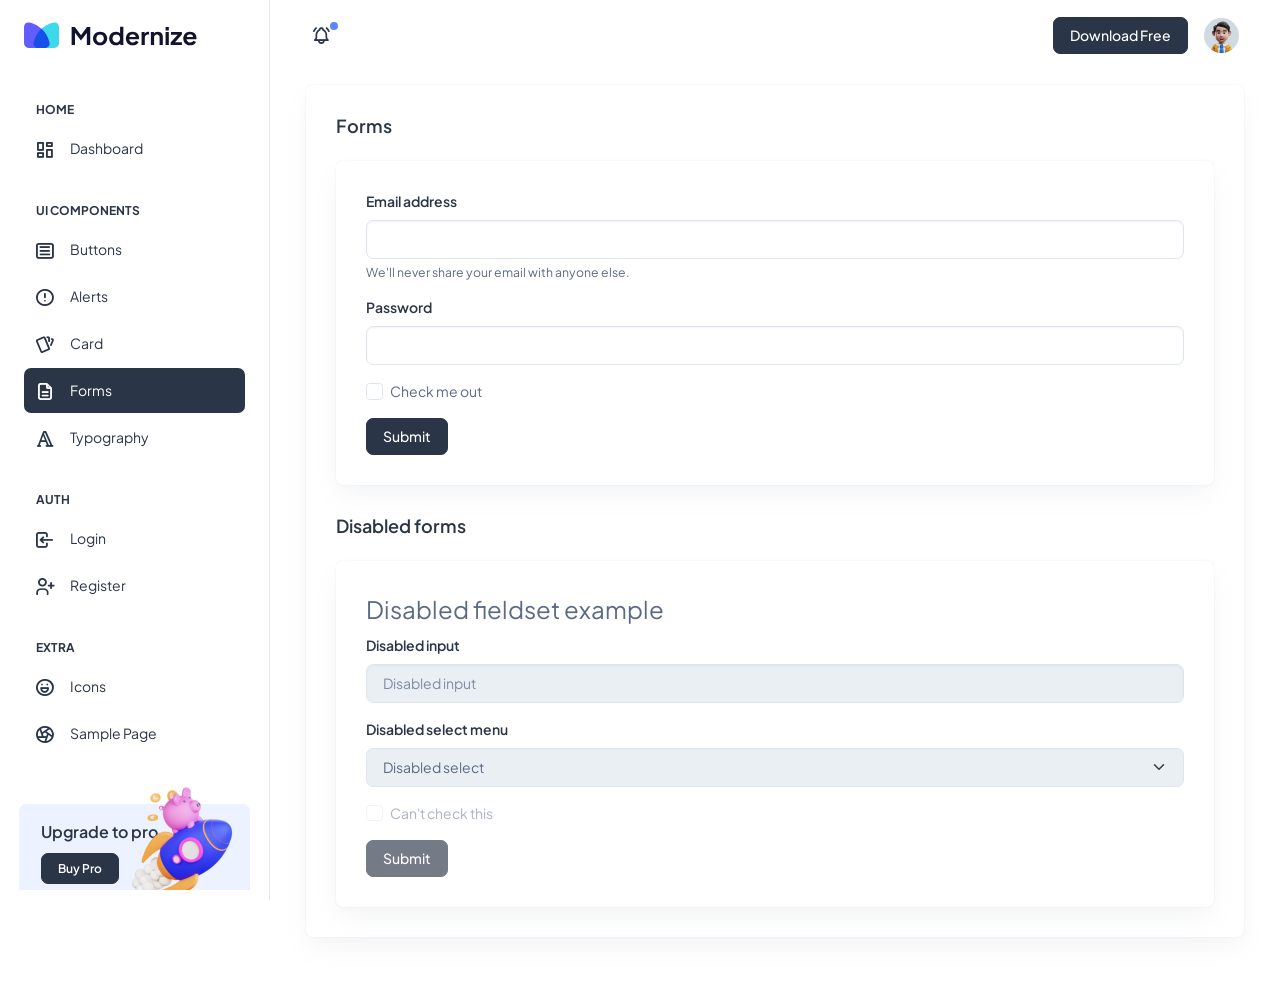
<file: DVP/Content/Modernize-1.0.0/src/html/ui-forms.html>
<!doctype html>
<html lang="en">

<head>
  <meta charset="utf-8">
  <meta name="viewport" content="width=device-width, initial-scale=1">
  <title>Modernize Free</title>
  <link rel="shortcut icon" type="image/png" href="../assets/images/logos/favicon.png" />
  <link rel="stylesheet" href="../assets/css/styles.min.css" />
</head>

<body>
  <!--  Body Wrapper -->
  <div class="page-wrapper" id="main-wrapper" data-layout="vertical" data-navbarbg="skin6" data-sidebartype="full"
    data-sidebar-position="fixed" data-header-position="fixed">
    <!-- Sidebar Start -->
    <aside class="left-sidebar">
      <!-- Sidebar scroll-->
      <div>
        <div class="brand-logo d-flex align-items-center justify-content-between">
          <a href="./index.html" class="text-nowrap logo-img">
            <img src="../assets/images/logos/dark-logo.svg" width="180" alt="" />
          </a>
          <div class="close-btn d-xl-none d-block sidebartoggler cursor-pointer" id="sidebarCollapse">
            <i class="ti ti-x fs-8"></i>
          </div>
        </div>
        <!-- Sidebar navigation-->
        <nav class="sidebar-nav scroll-sidebar" data-simplebar="">
          <ul id="sidebarnav">
            <li class="nav-small-cap">
              <i class="ti ti-dots nav-small-cap-icon fs-4"></i>
              <span class="hide-menu">Home</span>
            </li>
            <li class="sidebar-item">
              <a class="sidebar-link" href="./index.html" aria-expanded="false">
                <span>
                  <i class="ti ti-layout-dashboard"></i>
                </span>
                <span class="hide-menu">Dashboard</span>
              </a>
            </li>
            <li class="nav-small-cap">
              <i class="ti ti-dots nav-small-cap-icon fs-4"></i>
              <span class="hide-menu">UI COMPONENTS</span>
            </li>
            <li class="sidebar-item">
              <a class="sidebar-link" href="./ui-buttons.html" aria-expanded="false">
                <span>
                  <i class="ti ti-article"></i>
                </span>
                <span class="hide-menu">Buttons</span>
              </a>
            </li>
            <li class="sidebar-item">
              <a class="sidebar-link" href="./ui-alerts.html" aria-expanded="false">
                <span>
                  <i class="ti ti-alert-circle"></i>
                </span>
                <span class="hide-menu">Alerts</span>
              </a>
            </li>
            <li class="sidebar-item">
              <a class="sidebar-link" href="./ui-card.html" aria-expanded="false">
                <span>
                  <i class="ti ti-cards"></i>
                </span>
                <span class="hide-menu">Card</span>
              </a>
            </li>
            <li class="sidebar-item">
              <a class="sidebar-link" href="./ui-forms.html" aria-expanded="false">
                <span>
                  <i class="ti ti-file-description"></i>
                </span>
                <span class="hide-menu">Forms</span>
              </a>
            </li>
            <li class="sidebar-item">
              <a class="sidebar-link" href="./ui-typography.html" aria-expanded="false">
                <span>
                  <i class="ti ti-typography"></i>
                </span>
                <span class="hide-menu">Typography</span>
              </a>
            </li>
            <li class="nav-small-cap">
              <i class="ti ti-dots nav-small-cap-icon fs-4"></i>
              <span class="hide-menu">AUTH</span>
            </li>
            <li class="sidebar-item">
              <a class="sidebar-link" href="./authentication-login.html" aria-expanded="false">
                <span>
                  <i class="ti ti-login"></i>
                </span>
                <span class="hide-menu">Login</span>
              </a>
            </li>
            <li class="sidebar-item">
              <a class="sidebar-link" href="./authentication-register.html" aria-expanded="false">
                <span>
                  <i class="ti ti-user-plus"></i>
                </span>
                <span class="hide-menu">Register</span>
              </a>
            </li>
            <li class="nav-small-cap">
              <i class="ti ti-dots nav-small-cap-icon fs-4"></i>
              <span class="hide-menu">EXTRA</span>
            </li>
            <li class="sidebar-item">
              <a class="sidebar-link" href="./icon-tabler.html" aria-expanded="false">
                <span>
                  <i class="ti ti-mood-happy"></i>
                </span>
                <span class="hide-menu">Icons</span>
              </a>
            </li>
            <li class="sidebar-item">
              <a class="sidebar-link" href="./sample-page.html" aria-expanded="false">
                <span>
                  <i class="ti ti-aperture"></i>
                </span>
                <span class="hide-menu">Sample Page</span>
              </a>
            </li>
          </ul>
          <div class="unlimited-access hide-menu bg-light-primary position-relative mb-7 mt-5 rounded">
            <div class="d-flex">
              <div class="unlimited-access-title me-3">
                <h6 class="fw-semibold fs-4 mb-6 text-dark w-85">Upgrade to pro</h6>
                <a href="https://adminmart.com/product/modernize-bootstrap-5-admin-template/" target="_blank" class="btn btn-primary fs-2 fw-semibold lh-sm">Buy Pro</a>
              </div>
              <div class="unlimited-access-img">
                <img src="../assets/images/backgrounds/rocket.png" alt="" class="img-fluid">
              </div>
            </div>
          </div>
        </nav>
        <!-- End Sidebar navigation -->
      </div>
      <!-- End Sidebar scroll-->
    </aside>
    <!--  Sidebar End -->
    <!--  Main wrapper -->
    <div class="body-wrapper">
      <!--  Header Start -->
      <header class="app-header">
        <nav class="navbar navbar-expand-lg navbar-light">
          <ul class="navbar-nav">
            <li class="nav-item d-block d-xl-none">
              <a class="nav-link sidebartoggler nav-icon-hover" id="headerCollapse" href="javascript:void(0)">
                <i class="ti ti-menu-2"></i>
              </a>
            </li>
            <li class="nav-item">
              <a class="nav-link nav-icon-hover" href="javascript:void(0)">
                <i class="ti ti-bell-ringing"></i>
                <div class="notification bg-primary rounded-circle"></div>
              </a>
            </li>
          </ul>
          <div class="navbar-collapse justify-content-end px-0" id="navbarNav">
            <ul class="navbar-nav flex-row ms-auto align-items-center justify-content-end">
              <a href="https://adminmart.com/product/modernize-free-bootstrap-admin-dashboard/" target="_blank" class="btn btn-primary">Download Free</a>
              <li class="nav-item dropdown">
                <a class="nav-link nav-icon-hover" href="javascript:void(0)" id="drop2" data-bs-toggle="dropdown"
                  aria-expanded="false">
                  <img src="../assets/images/profile/user-1.jpg" alt="" width="35" height="35" class="rounded-circle">
                </a>
                <div class="dropdown-menu dropdown-menu-end dropdown-menu-animate-up" aria-labelledby="drop2">
                  <div class="message-body">
                    <a href="javascript:void(0)" class="d-flex align-items-center gap-2 dropdown-item">
                      <i class="ti ti-user fs-6"></i>
                      <p class="mb-0 fs-3">My Profile</p>
                    </a>
                    <a href="javascript:void(0)" class="d-flex align-items-center gap-2 dropdown-item">
                      <i class="ti ti-mail fs-6"></i>
                      <p class="mb-0 fs-3">My Account</p>
                    </a>
                    <a href="javascript:void(0)" class="d-flex align-items-center gap-2 dropdown-item">
                      <i class="ti ti-list-check fs-6"></i>
                      <p class="mb-0 fs-3">My Task</p>
                    </a>
                    <a href="./authentication-login.html" class="btn btn-outline-primary mx-3 mt-2 d-block">Logout</a>
                  </div>
                </div>
              </li>
            </ul>
          </div>
        </nav>
      </header>
      <!--  Header End -->
      <div class="container-fluid">
        <div class="container-fluid">
          <div class="card">
            <div class="card-body">
              <h5 class="card-title fw-semibold mb-4">Forms</h5>
              <div class="card">
                <div class="card-body">
                  <form>
                    <div class="mb-3">
                      <label for="exampleInputEmail1" class="form-label">Email address</label>
                      <input type="email" class="form-control" id="exampleInputEmail1" aria-describedby="emailHelp">
                      <div id="emailHelp" class="form-text">We'll never share your email with anyone else.</div>
                    </div>
                    <div class="mb-3">
                      <label for="exampleInputPassword1" class="form-label">Password</label>
                      <input type="password" class="form-control" id="exampleInputPassword1">
                    </div>
                    <div class="mb-3 form-check">
                      <input type="checkbox" class="form-check-input" id="exampleCheck1">
                      <label class="form-check-label" for="exampleCheck1">Check me out</label>
                    </div>
                    <button type="submit" class="btn btn-primary">Submit</button>
                  </form>
                </div>
              </div>
              <h5 class="card-title fw-semibold mb-4">Disabled forms</h5>
              <div class="card mb-0">
                <div class="card-body">
                  <form>
                    <fieldset disabled>
                      <legend>Disabled fieldset example</legend>
                      <div class="mb-3">
                        <label for="disabledTextInput" class="form-label">Disabled input</label>
                        <input type="text" id="disabledTextInput" class="form-control" placeholder="Disabled input">
                      </div>
                      <div class="mb-3">
                        <label for="disabledSelect" class="form-label">Disabled select menu</label>
                        <select id="disabledSelect" class="form-select">
                          <option>Disabled select</option>
                        </select>
                      </div>
                      <div class="mb-3">
                        <div class="form-check">
                          <input class="form-check-input" type="checkbox" id="disabledFieldsetCheck" disabled>
                          <label class="form-check-label" for="disabledFieldsetCheck">
                            Can't check this
                          </label>
                        </div>
                      </div>
                      <button type="submit" class="btn btn-primary">Submit</button>
                    </fieldset>
                  </form>
                </div>
              </div>
            </div>
          </div>
        </div>
      </div>
    </div>
  </div>
  <script src="../assets/libs/jquery/dist/jquery.min.js"></script>
  <script src="../assets/libs/bootstrap/dist/js/bootstrap.bundle.min.js"></script>
  <script src="../assets/js/sidebarmenu.js"></script>
  <script src="../assets/js/app.min.js"></script>
  <script src="../assets/libs/simplebar/dist/simplebar.js"></script>
</body>

</html>
</file>
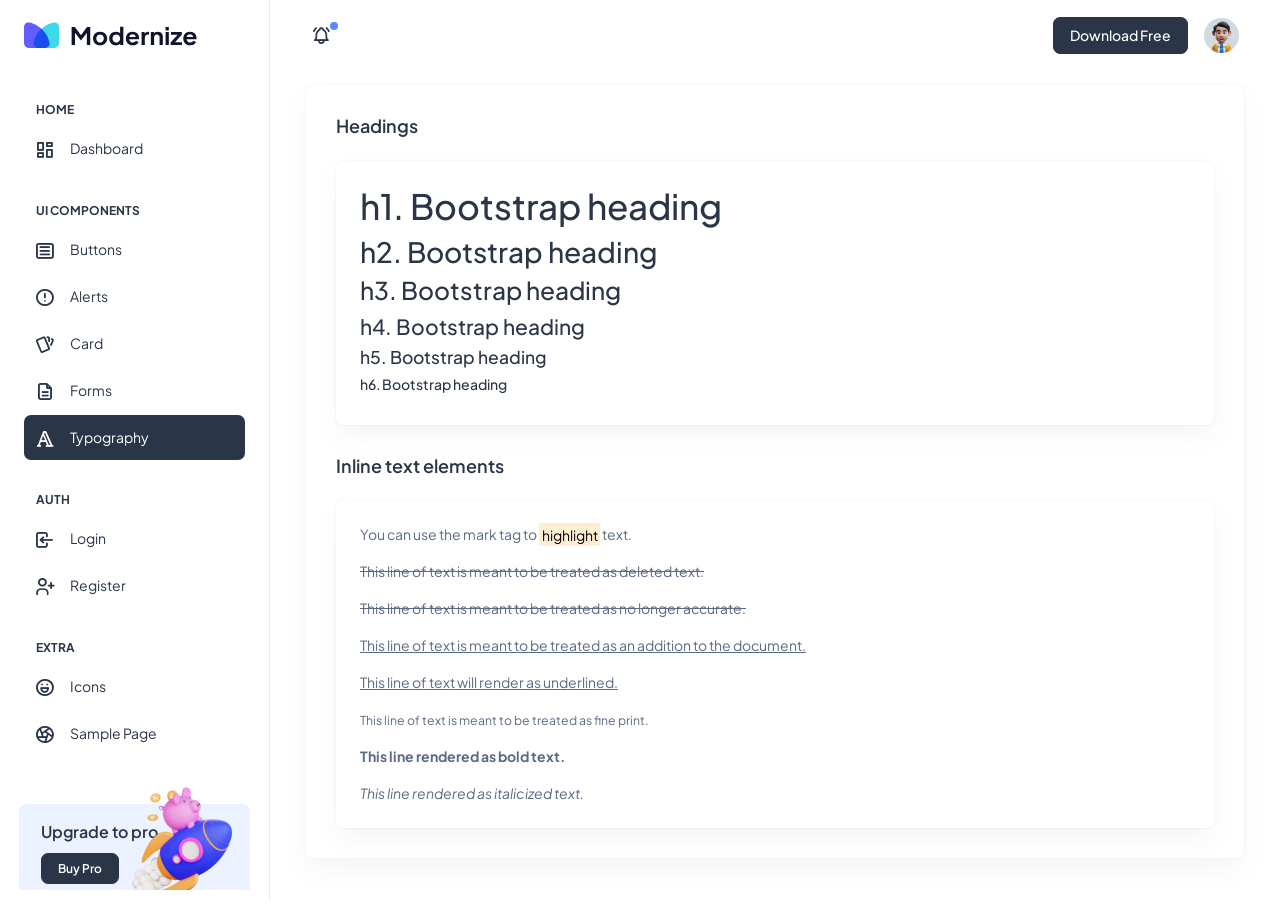
<file: DVP/Content/Modernize-1.0.0/src/html/ui-typography.html>
<!doctype html>
<html lang="en">

<head>
  <meta charset="utf-8">
  <meta name="viewport" content="width=device-width, initial-scale=1">
  <title>Modernize Free</title>
  <link rel="shortcut icon" type="image/png" href="../assets/images/logos/favicon.png" />
  <link rel="stylesheet" href="../assets/css/styles.min.css" />
</head>

<body>
  <!--  Body Wrapper -->
  <div class="page-wrapper" id="main-wrapper" data-layout="vertical" data-navbarbg="skin6" data-sidebartype="full"
    data-sidebar-position="fixed" data-header-position="fixed">
    <!-- Sidebar Start -->
    <aside class="left-sidebar">
      <!-- Sidebar scroll-->
      <div>
        <div class="brand-logo d-flex align-items-center justify-content-between">
          <a href="./index.html" class="text-nowrap logo-img">
            <img src="../assets/images/logos/dark-logo.svg" width="180" alt="" />
          </a>
          <div class="close-btn d-xl-none d-block sidebartoggler cursor-pointer" id="sidebarCollapse">
            <i class="ti ti-x fs-8"></i>
          </div>
        </div>
        <!-- Sidebar navigation-->
        <nav class="sidebar-nav scroll-sidebar" data-simplebar="">
          <ul id="sidebarnav">
            <li class="nav-small-cap">
              <i class="ti ti-dots nav-small-cap-icon fs-4"></i>
              <span class="hide-menu">Home</span>
            </li>
            <li class="sidebar-item">
              <a class="sidebar-link" href="./index.html" aria-expanded="false">
                <span>
                  <i class="ti ti-layout-dashboard"></i>
                </span>
                <span class="hide-menu">Dashboard</span>
              </a>
            </li>
            <li class="nav-small-cap">
              <i class="ti ti-dots nav-small-cap-icon fs-4"></i>
              <span class="hide-menu">UI COMPONENTS</span>
            </li>
            <li class="sidebar-item">
              <a class="sidebar-link" href="./ui-buttons.html" aria-expanded="false">
                <span>
                  <i class="ti ti-article"></i>
                </span>
                <span class="hide-menu">Buttons</span>
              </a>
            </li>
            <li class="sidebar-item">
              <a class="sidebar-link" href="./ui-alerts.html" aria-expanded="false">
                <span>
                  <i class="ti ti-alert-circle"></i>
                </span>
                <span class="hide-menu">Alerts</span>
              </a>
            </li>
            <li class="sidebar-item">
              <a class="sidebar-link" href="./ui-card.html" aria-expanded="false">
                <span>
                  <i class="ti ti-cards"></i>
                </span>
                <span class="hide-menu">Card</span>
              </a>
            </li>
            <li class="sidebar-item">
              <a class="sidebar-link" href="./ui-forms.html" aria-expanded="false">
                <span>
                  <i class="ti ti-file-description"></i>
                </span>
                <span class="hide-menu">Forms</span>
              </a>
            </li>
            <li class="sidebar-item">
              <a class="sidebar-link" href="./ui-typography.html" aria-expanded="false">
                <span>
                  <i class="ti ti-typography"></i>
                </span>
                <span class="hide-menu">Typography</span>
              </a>
            </li>
            <li class="nav-small-cap">
              <i class="ti ti-dots nav-small-cap-icon fs-4"></i>
              <span class="hide-menu">AUTH</span>
            </li>
            <li class="sidebar-item">
              <a class="sidebar-link" href="./authentication-login.html" aria-expanded="false">
                <span>
                  <i class="ti ti-login"></i>
                </span>
                <span class="hide-menu">Login</span>
              </a>
            </li>
            <li class="sidebar-item">
              <a class="sidebar-link" href="./authentication-register.html" aria-expanded="false">
                <span>
                  <i class="ti ti-user-plus"></i>
                </span>
                <span class="hide-menu">Register</span>
              </a>
            </li>
            <li class="nav-small-cap">
              <i class="ti ti-dots nav-small-cap-icon fs-4"></i>
              <span class="hide-menu">EXTRA</span>
            </li>
            <li class="sidebar-item">
              <a class="sidebar-link" href="./icon-tabler.html" aria-expanded="false">
                <span>
                  <i class="ti ti-mood-happy"></i>
                </span>
                <span class="hide-menu">Icons</span>
              </a>
            </li>
            <li class="sidebar-item">
              <a class="sidebar-link" href="./sample-page.html" aria-expanded="false">
                <span>
                  <i class="ti ti-aperture"></i>
                </span>
                <span class="hide-menu">Sample Page</span>
              </a>
            </li>
          </ul>
          <div class="unlimited-access hide-menu bg-light-primary position-relative mb-7 mt-5 rounded">
            <div class="d-flex">
              <div class="unlimited-access-title me-3">
                <h6 class="fw-semibold fs-4 mb-6 text-dark w-85">Upgrade to pro</h6>
                <a href="https://adminmart.com/product/modernize-bootstrap-5-admin-template/" target="_blank" class="btn btn-primary fs-2 fw-semibold lh-sm">Buy Pro</a>
              </div>
              <div class="unlimited-access-img">
                <img src="../assets/images/backgrounds/rocket.png" alt="" class="img-fluid">
              </div>
            </div>
          </div>
        </nav>
        <!-- End Sidebar navigation -->
      </div>
      <!-- End Sidebar scroll-->
    </aside>
    <!--  Sidebar End -->
    <!--  Main wrapper -->
    <div class="body-wrapper">
      <!--  Header Start -->
      <header class="app-header">
        <nav class="navbar navbar-expand-lg navbar-light">
          <ul class="navbar-nav">
            <li class="nav-item d-block d-xl-none">
              <a class="nav-link sidebartoggler nav-icon-hover" id="headerCollapse" href="javascript:void(0)">
                <i class="ti ti-menu-2"></i>
              </a>
            </li>
            <li class="nav-item">
              <a class="nav-link nav-icon-hover" href="javascript:void(0)">
                <i class="ti ti-bell-ringing"></i>
                <div class="notification bg-primary rounded-circle"></div>
              </a>
            </li>
          </ul>
          <div class="navbar-collapse justify-content-end px-0" id="navbarNav">
            <ul class="navbar-nav flex-row ms-auto align-items-center justify-content-end">
              <a href="https://adminmart.com/product/modernize-free-bootstrap-admin-dashboard/" target="_blank" class="btn btn-primary">Download Free</a>
              <li class="nav-item dropdown">
                <a class="nav-link nav-icon-hover" href="javascript:void(0)" id="drop2" data-bs-toggle="dropdown"
                  aria-expanded="false">
                  <img src="../assets/images/profile/user-1.jpg" alt="" width="35" height="35" class="rounded-circle">
                </a>
                <div class="dropdown-menu dropdown-menu-end dropdown-menu-animate-up" aria-labelledby="drop2">
                  <div class="message-body">
                    <a href="javascript:void(0)" class="d-flex align-items-center gap-2 dropdown-item">
                      <i class="ti ti-user fs-6"></i>
                      <p class="mb-0 fs-3">My Profile</p>
                    </a>
                    <a href="javascript:void(0)" class="d-flex align-items-center gap-2 dropdown-item">
                      <i class="ti ti-mail fs-6"></i>
                      <p class="mb-0 fs-3">My Account</p>
                    </a>
                    <a href="javascript:void(0)" class="d-flex align-items-center gap-2 dropdown-item">
                      <i class="ti ti-list-check fs-6"></i>
                      <p class="mb-0 fs-3">My Task</p>
                    </a>
                    <a href="./authentication-login.html" class="btn btn-outline-primary mx-3 mt-2 d-block">Logout</a>
                  </div>
                </div>
              </li>
            </ul>
          </div>
        </nav>
      </header>
      <!--  Header End -->
      <div class="container-fluid">
        <div class="container-fluid">
          <div class="card">
            <div class="card-body">
              <h5 class="card-title fw-semibold mb-4">Headings</h5>
              <div class="card">
                <div class="card-body p-4">
                  <h1>h1. Bootstrap heading</h1>
                  <h2>h2. Bootstrap heading</h2>
                  <h3>h3. Bootstrap heading</h3>
                  <h4>h4. Bootstrap heading</h4>
                  <h5>h5. Bootstrap heading</h5>
                  <h6>h6. Bootstrap heading</h6>
                </div>
              </div>
              <h5 class="card-title fw-semibold mb-4">Inline text elements</h5>
              <div class="card mb-0">
                <div class="card-body p-4">
                  <p>You can use the mark tag to <mark>highlight</mark> text.</p>
                  <p><del>This line of text is meant to be treated as deleted text.</del></p>
                  <p><s>This line of text is meant to be treated as no longer accurate.</s></p>
                  <p><ins>This line of text is meant to be treated as an addition to the document.</ins></p>
                  <p><u>This line of text will render as underlined.</u></p>
                  <p><small>This line of text is meant to be treated as fine print.</small></p>
                  <p><strong>This line rendered as bold text.</strong></p>
                  <p class="mb-0"><em>This line rendered as italicized text.</em></p>
                </div>
              </div>
            </div>
          </div>
        </div>
      </div>
    </div>
  </div>
  <script src="../assets/libs/jquery/dist/jquery.min.js"></script>
  <script src="../assets/libs/bootstrap/dist/js/bootstrap.bundle.min.js"></script>
  <script src="../assets/js/sidebarmenu.js"></script>
  <script src="../assets/js/app.min.js"></script>
  <script src="../assets/libs/simplebar/dist/simplebar.js"></script>
</body>

</html>
</file>
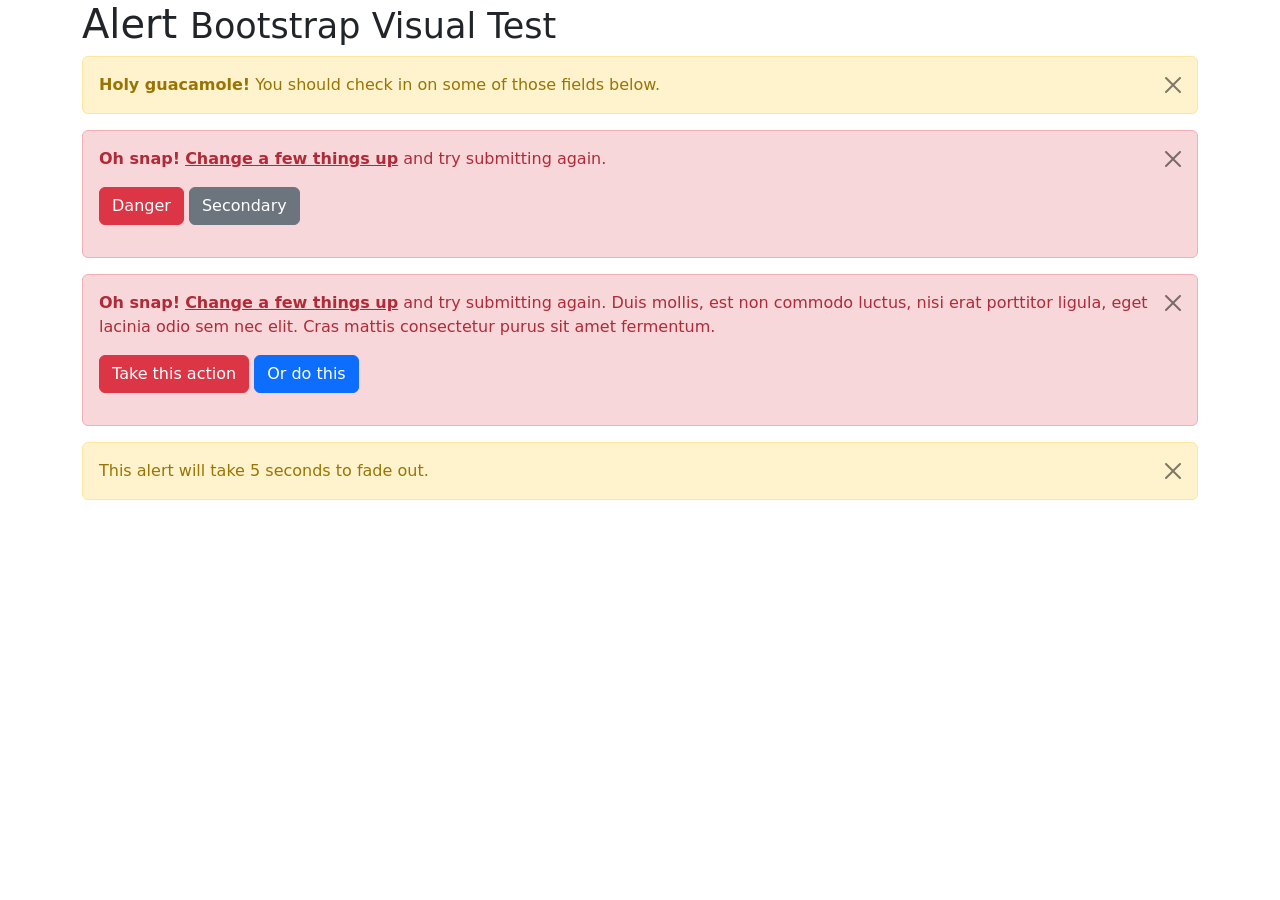
<file: DVP/Content/Modernize-1.0.0/src/assets/libs/bootstrap/js/tests/visual/alert.html>
<!doctype html>
<html lang="en">
  <head>
    <meta charset="utf-8">
    <meta name="viewport" content="width=device-width, initial-scale=1">
    <link href="../../../dist/css/bootstrap.min.css" rel="stylesheet">
    <title>Alert</title>
  </head>
  <body>
    <div class="container">
      <h1>Alert <small>Bootstrap Visual Test</small></h1>

      <div class="alert alert-warning alert-dismissible fade show" role="alert">
        <button type="button" class="btn-close" data-bs-dismiss="alert" aria-label="Close"></button>
        <strong>Holy guacamole!</strong> You should check in on some of those fields below.
      </div>

      <div class="alert alert-danger alert-dismissible fade show" role="alert">
        <button type="button" class="btn-close" data-bs-dismiss="alert" aria-label="Close"></button>
        <p>
          <strong>Oh snap!</strong> <a href="#" class="alert-link">Change a few things up</a> and try submitting again.
        </p>
        <p>
          <button type="button" class="btn btn-danger">Danger</button>
          <button type="button" class="btn btn-secondary">Secondary</button>
        </p>
      </div>

      <div class="alert alert-danger alert-dismissible fade show" role="alert">
        <button type="button" class="btn-close" data-bs-dismiss="alert" aria-label="Close"></button>
        <p>
          <strong>Oh snap!</strong> <a href="#" class="alert-link">Change a few things up</a> and try submitting again. Duis mollis, est non commodo luctus, nisi erat porttitor ligula, eget lacinia odio sem nec elit. Cras mattis consectetur purus sit amet fermentum.
        </p>
        <p>
          <button type="button" class="btn btn-danger">Take this action</button>
          <button type="button" class="btn btn-primary">Or do this</button>
        </p>
      </div>

      <div class="alert alert-warning alert-dismissible fade show" role="alert" style="transition-duration: 5s;">
        <button type="button" class="btn-close" data-bs-dismiss="alert" aria-label="Close"></button>
        This alert will take 5 seconds to fade out.
      </div>
    </div>

    <script src="../../../dist/js/bootstrap.bundle.js"></script>
  </body>
</html>
</file>
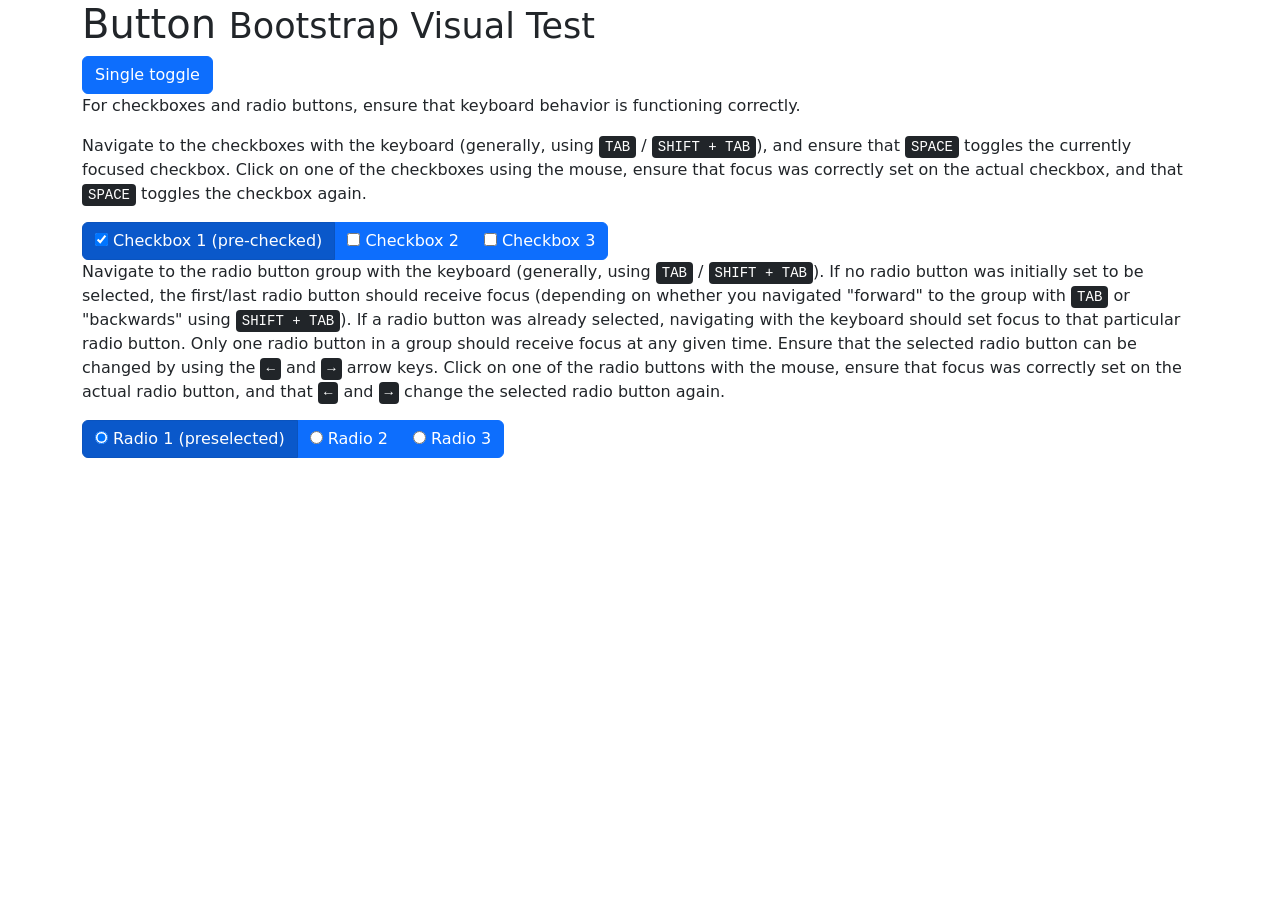
<file: DVP/Content/Modernize-1.0.0/src/assets/libs/bootstrap/js/tests/visual/button.html>
<!doctype html>
<html lang="en">
  <head>
    <meta charset="utf-8">
    <meta name="viewport" content="width=device-width, initial-scale=1">
    <link href="../../../dist/css/bootstrap.min.css" rel="stylesheet">
    <title>Button</title>
  </head>
  <body>
    <div class="container">
      <h1>Button <small>Bootstrap Visual Test</small></h1>

      <button type="button" class="btn btn-primary" data-bs-toggle="button" aria-pressed="false" autocomplete="off">
        Single toggle
      </button>

      <p>For checkboxes and radio buttons, ensure that keyboard behavior is functioning correctly.</p>
      <p>Navigate to the checkboxes with the keyboard (generally, using <kbd>TAB</kbd> / <kbd>SHIFT + TAB</kbd>), and ensure that <kbd>SPACE</kbd> toggles the currently focused checkbox. Click on one of the checkboxes using the mouse, ensure that focus was correctly set on the actual checkbox, and that <kbd>SPACE</kbd> toggles the checkbox again.</p>

      <div class="btn-group" data-bs-toggle="buttons">
        <label class="btn btn-primary active">
          <input type="checkbox" checked autocomplete="off"> Checkbox 1 (pre-checked)
        </label>
        <label class="btn btn-primary">
          <input type="checkbox" autocomplete="off"> Checkbox 2
        </label>
        <label class="btn btn-primary">
          <input type="checkbox" autocomplete="off"> Checkbox 3
        </label>
      </div>

      <p>Navigate to the radio button group with the keyboard (generally, using <kbd>TAB</kbd> / <kbd>SHIFT + TAB</kbd>). If no radio button was initially set to be selected, the first/last radio button should receive focus (depending on whether you navigated "forward" to the group with <kbd>TAB</kbd> or "backwards" using <kbd>SHIFT + TAB</kbd>). If a radio button was already selected, navigating with the keyboard should set focus to that particular radio button. Only one radio button in a group should receive focus at any given time.  Ensure that the selected radio button can be changed by using the <kbd>←</kbd> and <kbd>→</kbd> arrow keys. Click on one of the radio buttons with the mouse,  ensure that focus was correctly set on the actual radio button, and that <kbd>←</kbd> and <kbd>→</kbd> change the selected radio button again.</p>

      <div class="btn-group" data-bs-toggle="buttons">
        <label class="btn btn-primary active">
          <input type="radio" name="options" id="option1" autocomplete="off" checked> Radio 1 (preselected)
        </label>
        <label class="btn btn-primary">
          <input type="radio" name="options" id="option2" autocomplete="off"> Radio 2
        </label>
        <label class="btn btn-primary">
          <input type="radio" name="options" id="option3" autocomplete="off"> Radio 3
        </label>
      </div>
    </div>

    <script src="../../../dist/js/bootstrap.bundle.js"></script>
  </body>
</html>
</file>
